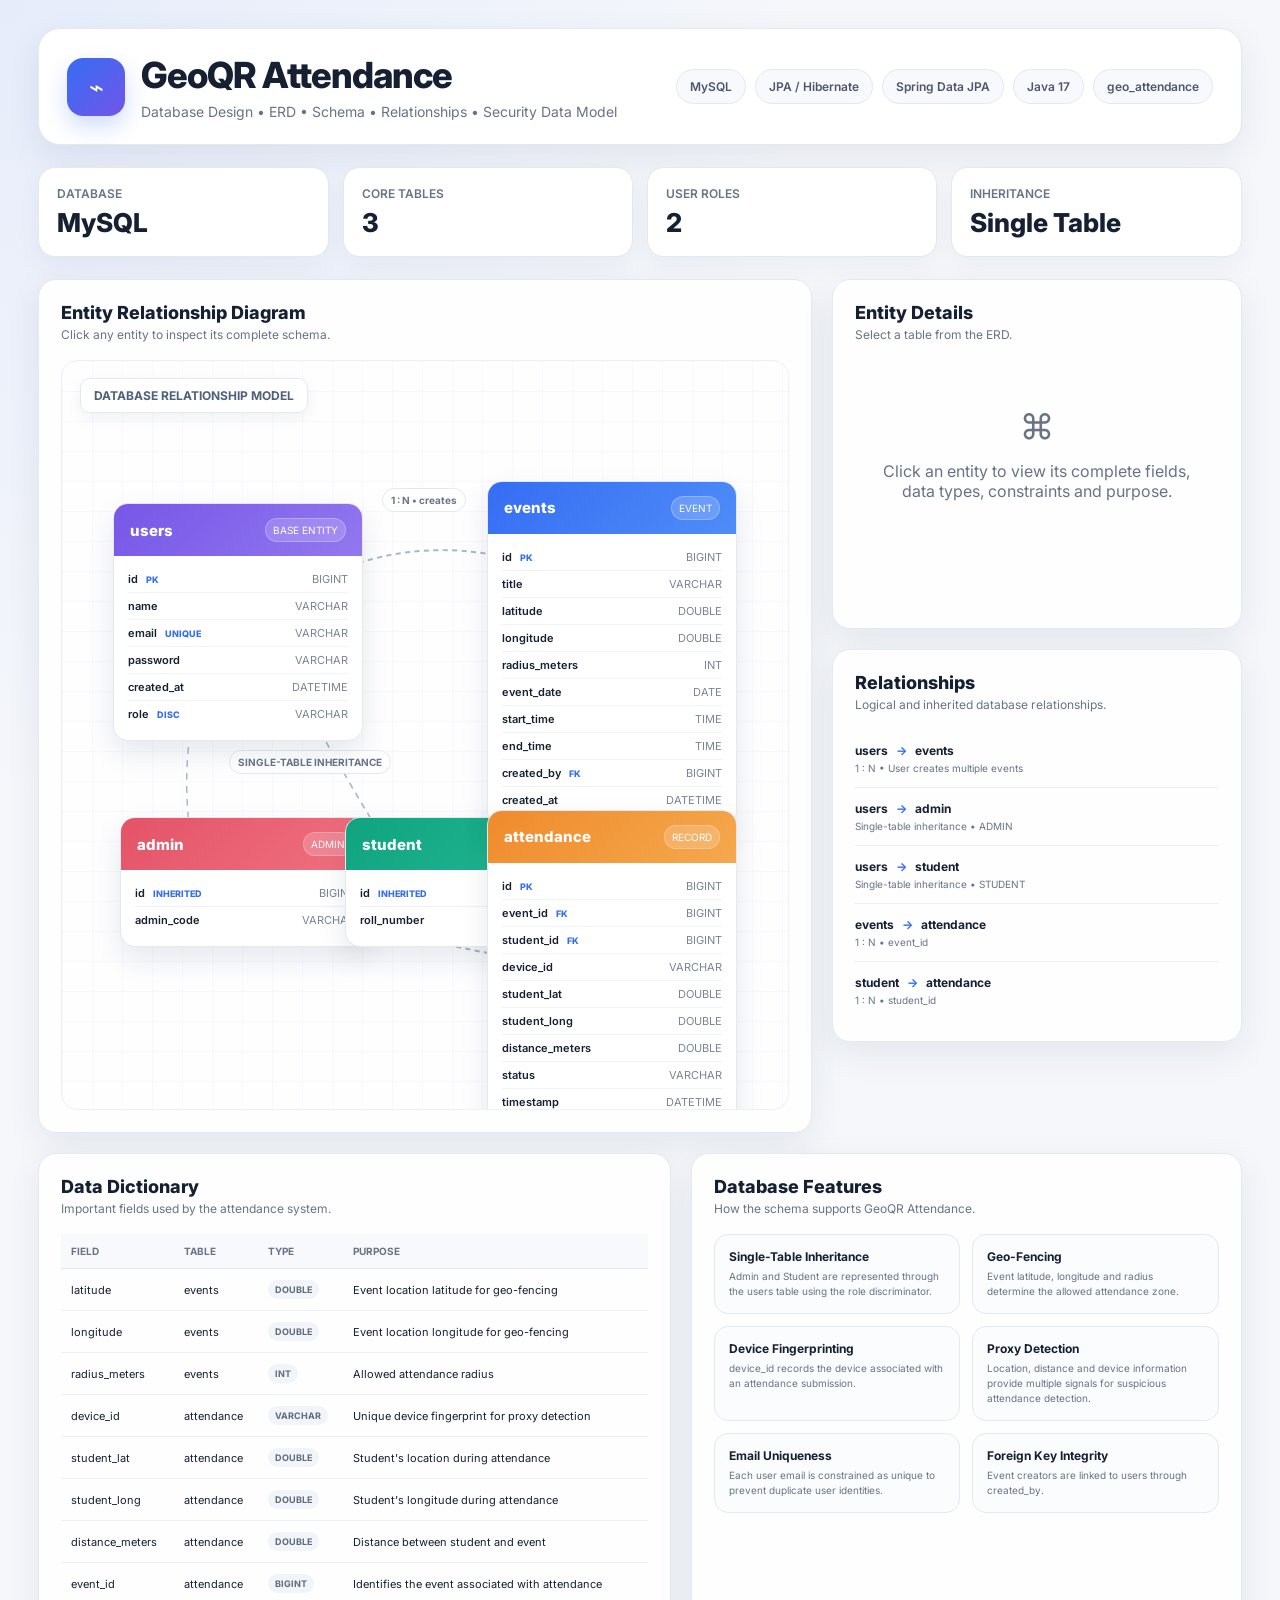
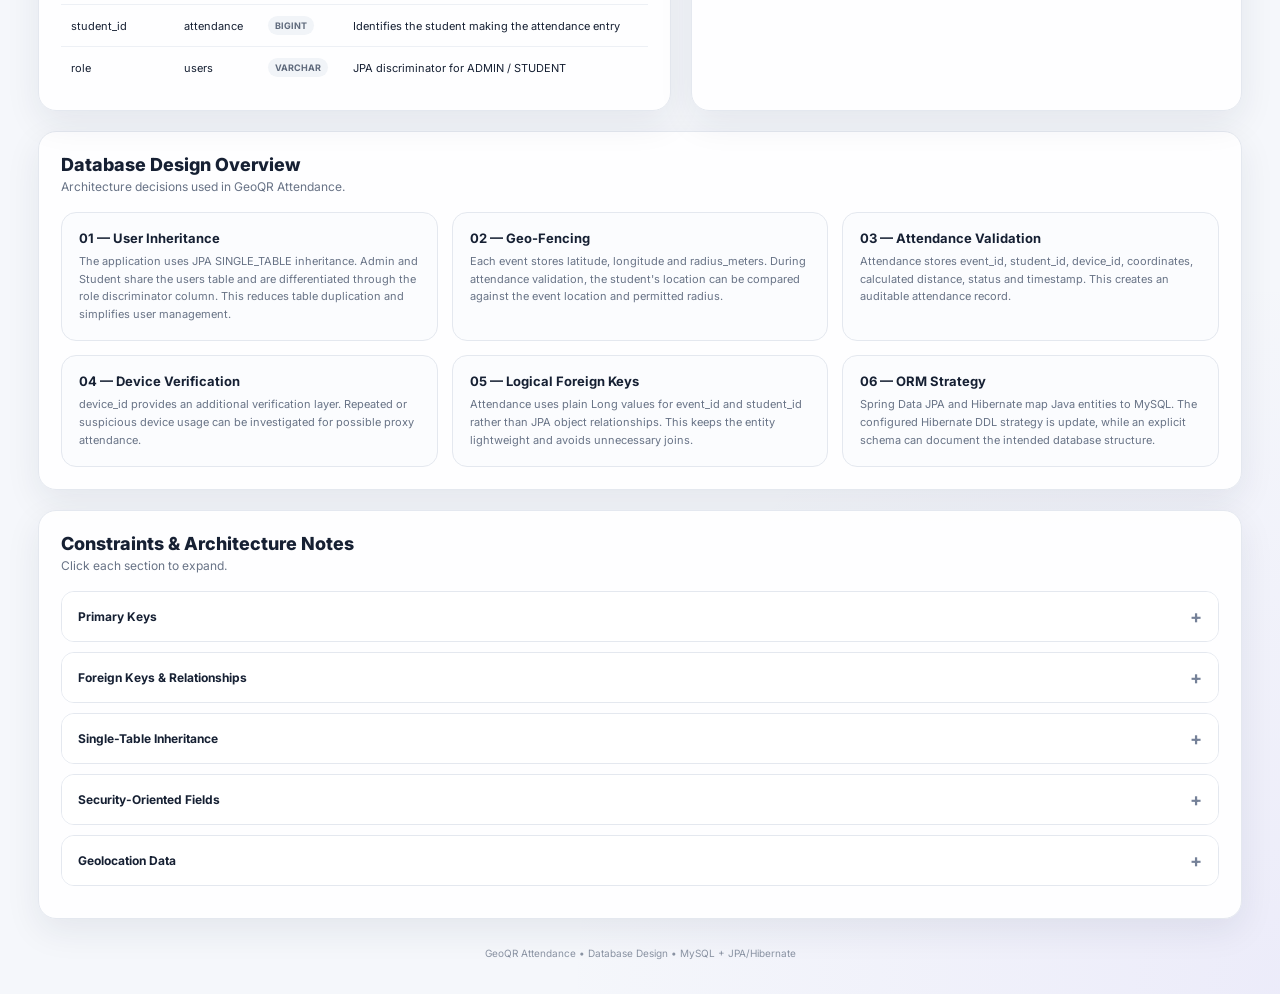
<file: docs/database-design.html>
<!DOCTYPE html>
<html lang="en">
<head>
    <meta charset="UTF-8">
    <meta name="viewport" content="width=device-width, initial-scale=1.0">
    <title>GeoQR Attendance | Database Design</title>

    <link rel="preconnect" href="https://fonts.googleapis.com">
    <link rel="preconnect" href="https://fonts.gstatic.com" crossorigin>
    <link href="https://fonts.googleapis.com/css2?family=Inter:wght@400;500;600;700;800&display=swap" rel="stylesheet">

    <style>
        * {
            box-sizing: border-box;
            margin: 0;
            padding: 0;
        }

        :root {
            --bg: #f5f7fb;
            --card: #ffffff;
            --text: #162033;
            --muted: #687386;
            --border: #e4e8ef;
            --blue: #356df3;
            --blue-soft: #eef4ff;
            --purple: #7657e8;
            --purple-soft: #f2efff;
            --green: #0fa37f;
            --green-soft: #eafaf5;
            --orange: #ef8b2c;
            --orange-soft: #fff5e9;
            --red: #e45367;
            --red-soft: #fff0f2;
            --shadow: 0 12px 35px rgba(20, 35, 70, 0.08);
            --radius: 18px;
        }

        body {
            font-family: "Inter", sans-serif;
            background:
                radial-gradient(circle at top left, rgba(53, 109, 243, 0.08), transparent 28%),
                radial-gradient(circle at bottom right, rgba(118, 87, 232, 0.07), transparent 25%),
                var(--bg);
            color: var(--text);
            min-height: 100vh;
        }

        .container {
            width: min(1450px, 94%);
            margin: auto;
        }

        /* HEADER */

        .header {
            margin: 28px 0 22px;
            background: #ffffff;
            border: 1px solid var(--border);
            box-shadow: var(--shadow);
            border-radius: 22px;
            padding: 24px 28px;
            display: flex;
            justify-content: space-between;
            align-items: center;
            gap: 24px;
        }

        .brand {
            display: flex;
            align-items: center;
            gap: 16px;
        }

        .brand-icon {
            width: 58px;
            height: 58px;
            border-radius: 16px;
            background: linear-gradient(135deg, #356df3, #7255e9);
            display: grid;
            place-items: center;
            color: white;
            font-size: 25px;
            box-shadow: 0 10px 22px rgba(53, 109, 243, 0.24);
        }

        .title h1 {
            font-size: clamp(25px, 3vw, 36px);
            font-weight: 800;
            letter-spacing: -1px;
        }

        .title p {
            margin-top: 6px;
            color: var(--muted);
            font-size: 14px;
        }

        .tech-stack {
            display: flex;
            flex-wrap: wrap;
            justify-content: flex-end;
            gap: 9px;
        }

        .badge {
            padding: 9px 13px;
            border-radius: 999px;
            background: #f8f9fc;
            border: 1px solid var(--border);
            font-size: 12px;
            font-weight: 600;
            color: #4d576b;
        }

        /* TOP METRICS */

        .metrics {
            display: grid;
            grid-template-columns: repeat(4, 1fr);
            gap: 14px;
            margin-bottom: 22px;
        }

        .metric {
            background: white;
            border: 1px solid var(--border);
            border-radius: 17px;
            padding: 18px;
            box-shadow: 0 8px 25px rgba(20, 35, 70, 0.05);
        }

        .metric .label {
            color: var(--muted);
            font-size: 12px;
            font-weight: 600;
        }

        .metric .value {
            margin-top: 6px;
            font-size: 26px;
            font-weight: 800;
        }

        /* MAIN GRID */

        .main-grid {
            display: grid;
            grid-template-columns: minmax(0, 1.7fr) minmax(340px, 0.9fr);
            gap: 20px;
            align-items: start;
        }

        .panel {
            background: rgba(255, 255, 255, 0.93);
            border: 1px solid var(--border);
            border-radius: var(--radius);
            box-shadow: var(--shadow);
            padding: 22px;
        }

        .panel-header {
            display: flex;
            justify-content: space-between;
            align-items: center;
            gap: 15px;
            margin-bottom: 18px;
        }

        .panel-header h2 {
            font-size: 18px;
            font-weight: 800;
        }

        .panel-header p {
            margin-top: 4px;
            color: var(--muted);
            font-size: 12px;
        }

        /* ERD */

        .erd {
            position: relative;
            min-height: 750px;
            overflow: hidden;
            background:
                linear-gradient(rgba(53, 109, 243, 0.035) 1px, transparent 1px),
                linear-gradient(90deg, rgba(53, 109, 243, 0.035) 1px, transparent 1px);
            background-size: 30px 30px;
            border: 1px solid #edf0f6;
            border-radius: 16px;
        }

        .erd-title {
            position: absolute;
            top: 17px;
            left: 18px;
            z-index: 4;
            padding: 9px 13px;
            border-radius: 10px;
            background: white;
            border: 1px solid var(--border);
            box-shadow: 0 5px 15px rgba(20, 35, 70, 0.06);
            font-size: 12px;
            font-weight: 700;
            color: #506079;
        }

        .entity {
            position: absolute;
            background: white;
            border-radius: 15px;
            border: 1px solid var(--border);
            box-shadow: 0 12px 28px rgba(20, 35, 70, 0.10);
            width: 250px;
            overflow: hidden;
            cursor: pointer;
            transition: 0.25s ease;
            z-index: 3;
        }

        .entity:hover {
            transform: translateY(-4px);
            box-shadow: 0 17px 34px rgba(20, 35, 70, 0.14);
        }

        .entity.active {
            transform: translateY(-4px);
            box-shadow: 0 0 0 3px rgba(53, 109, 243, 0.15), 0 17px 34px rgba(20, 35, 70, 0.14);
        }

        .entity-head {
            padding: 14px 16px;
            color: white;
            display: flex;
            justify-content: space-between;
            align-items: center;
        }

        .entity-head .name {
            font-size: 15px;
            font-weight: 800;
        }

        .entity-head .tag {
            font-size: 10px;
            background: rgba(255,255,255,0.18);
            border: 1px solid rgba(255,255,255,0.25);
            padding: 5px 7px;
            border-radius: 999px;
        }

        .user .entity-head {
            background: linear-gradient(135deg, #7657e8, #9278ef);
        }

        .event .entity-head {
            background: linear-gradient(135deg, #356df3, #4f8df8);
        }

        .attendance .entity-head {
            background: linear-gradient(135deg, #ef8b2c, #f5a84e);
        }

        .admin .entity-head {
            background: linear-gradient(135deg, #e45367, #ef7181);
        }

        .student .entity-head {
            background: linear-gradient(135deg, #0fa37f, #25ba95);
        }

        .columns {
            padding: 10px 14px 13px;
        }

        .column {
            display: flex;
            justify-content: space-between;
            align-items: center;
            gap: 10px;
            padding: 6px 0;
            font-size: 11px;
            border-bottom: 1px solid #f0f2f5;
        }

        .column:last-child {
            border-bottom: none;
        }

        .column-name {
            font-weight: 600;
        }

        .column-type {
            color: #7a8495;
            white-space: nowrap;
        }

        .key {
            color: #356df3;
            font-weight: 800;
            font-size: 9px;
            margin-left: 5px;
        }

        /* ENTITY POSITIONS */

        .users-box {
            left: 7%;
            top: 19%;
        }

        .admin-box {
            left: 8%;
            top: 61%;
        }

        .student-box {
            left: 39%;
            top: 61%;
        }

        .event-box {
            right: 7%;
            top: 16%;
        }

        .attendance-box {
            right: 7%;
            top: 60%;
        }

        /* SVG CONNECTIONS */

        .connections {
            position: absolute;
            inset: 0;
            width: 100%;
            height: 100%;
            z-index: 1;
            pointer-events: none;
        }

        .connection {
            fill: none;
            stroke: #aab5c8;
            stroke-width: 2;
            stroke-dasharray: 7 6;
            transition: 0.25s;
        }

        .connection.highlight {
            stroke: #356df3;
            stroke-width: 3;
            stroke-dasharray: none;
        }

        .relationship-label {
            position: absolute;
            font-size: 10px;
            font-weight: 700;
            color: #69758b;
            background: white;
            border: 1px solid var(--border);
            padding: 5px 8px;
            border-radius: 999px;
            z-index: 2;
            white-space: nowrap;
        }

        .creates-label {
            left: 44%;
            top: 17%;
        }

        .inheritance-label {
            left: 23%;
            top: 52%;
        }

        .event-attendance-label {
            right: 30%;
            top: 50%;
        }

        .student-attendance-label {
            left: 53%;
            top: 65%;
        }

        /* SIDE CONTENT */

        .side-column {
            display: flex;
            flex-direction: column;
            gap: 20px;
        }

        .entity-details {
            min-height: 350px;
        }

        .detail-placeholder {
            text-align: center;
            padding: 45px 25px;
            color: var(--muted);
        }

        .detail-placeholder .big-icon {
            font-size: 35px;
            margin-bottom: 14px;
        }

        .detail-card {
            display: none;
        }

        .detail-card.active {
            display: block;
        }

        .detail-card h3 {
            font-size: 18px;
            margin-bottom: 5px;
        }

        .detail-card .subtext {
            color: var(--muted);
            font-size: 12px;
            margin-bottom: 15px;
        }

        .schema-row {
            display: grid;
            grid-template-columns: 1.2fr 0.85fr 1fr;
            gap: 8px;
            padding: 10px 0;
            border-bottom: 1px solid #edf0f5;
            font-size: 11px;
        }

        .schema-row:last-child {
            border-bottom: none;
        }

        .schema-header {
            color: #8892a2;
            font-weight: 700;
            font-size: 10px;
        }

        .constraint {
            color: #59667a;
        }

        /* RELATIONSHIP LIST */

        .relationship {
            padding: 13px 0;
            border-bottom: 1px solid #edf0f5;
        }

        .relationship:last-child {
            border-bottom: none;
        }

        .relationship-main {
            display: flex;
            align-items: center;
            gap: 8px;
            font-size: 12px;
            font-weight: 700;
        }

        .arrow {
            color: var(--blue);
        }

        .relationship small {
            display: block;
            color: var(--muted);
            margin-top: 4px;
            font-size: 10px;
        }

        /* LOWER SECTION */

        .lower-grid {
            display: grid;
            grid-template-columns: 1.15fr 1fr;
            gap: 20px;
            margin-top: 20px;
        }

        .dictionary {
            overflow-x: auto;
        }

        table {
            width: 100%;
            border-collapse: collapse;
            min-width: 580px;
        }

        th {
            text-align: left;
            background: #f8f9fc;
            color: #687386;
            font-size: 10px;
            padding: 11px 10px;
            border-bottom: 1px solid var(--border);
        }

        td {
            padding: 11px 10px;
            border-bottom: 1px solid #edf0f5;
            font-size: 11px;
        }

        tr:last-child td {
            border-bottom: none;
        }

        .pill {
            display: inline-block;
            padding: 4px 7px;
            border-radius: 999px;
            background: #f1f4f8;
            color: #5f6a7c;
            font-size: 9px;
            font-weight: 700;
        }

        /* FEATURES */

        .features {
            display: grid;
            grid-template-columns: repeat(2, 1fr);
            gap: 12px;
        }

        .feature {
            border: 1px solid var(--border);
            border-radius: 14px;
            padding: 14px;
            background: #fbfcfe;
        }

        .feature h4 {
            font-size: 12px;
            margin-bottom: 5px;
        }

        .feature p {
            font-size: 10px;
            line-height: 1.5;
            color: var(--muted);
        }

        /* OVERVIEW */

        .overview {
            margin-top: 20px;
        }

        .overview-grid {
            display: grid;
            grid-template-columns: repeat(3, 1fr);
            gap: 14px;
        }

        .overview-box {
            padding: 17px;
            border-radius: 15px;
            background: #fbfcfe;
            border: 1px solid var(--border);
        }

        .overview-box h4 {
            font-size: 13px;
            margin-bottom: 7px;
        }

        .overview-box p {
            font-size: 11px;
            line-height: 1.6;
            color: var(--muted);
        }

        /* SCHEMA ACCORDION */

        .accordion {
            margin-top: 20px;
        }

        .accordion-item {
            border: 1px solid var(--border);
            border-radius: 13px;
            margin-bottom: 10px;
            overflow: hidden;
            background: white;
        }

        .accordion-button {
            width: 100%;
            border: none;
            background: white;
            padding: 14px 16px;
            display: flex;
            justify-content: space-between;
            align-items: center;
            cursor: pointer;
            font-family: inherit;
            font-size: 12px;
            font-weight: 700;
            color: var(--text);
        }

        .accordion-button:hover {
            background: #fafbfe;
        }

        .accordion-content {
            max-height: 0;
            overflow: hidden;
            transition: max-height 0.3s ease;
        }

        .accordion-content-inner {
            padding: 0 16px 15px;
            color: var(--muted);
            line-height: 1.65;
            font-size: 11px;
        }

        .accordion-item.open .accordion-content {
            max-height: 400px;
        }

        .plus {
            font-size: 18px;
            color: #758198;
            transition: transform 0.3s;
        }

        .accordion-item.open .plus {
            transform: rotate(45deg);
        }

        /* FOOTER */

        .footer {
            text-align: center;
            color: #8992a2;
            font-size: 10px;
            padding: 28px 0 35px;
        }

        /* RESPONSIVE */

        @media (max-width: 1100px) {
            .main-grid {
                grid-template-columns: 1fr;
            }

            .side-column {
                display: grid;
                grid-template-columns: 1fr 1fr;
            }

            .lower-grid {
                grid-template-columns: 1fr;
            }
        }

        @media (max-width: 800px) {
            .header {
                flex-direction: column;
                align-items: flex-start;
            }

            .tech-stack {
                justify-content: flex-start;
            }

            .metrics {
                grid-template-columns: repeat(2, 1fr);
            }

            .erd {
                min-height: 1050px;
            }

            .entity {
                width: 230px;
            }

            .users-box {
                left: 50%;
                transform: translateX(-50%);
            }

            .admin-box {
                left: 8%;
                top: 57%;
            }

            .student-box {
                right: 8%;
                left: auto;
                top: 57%;
            }

            .event-box {
                right: auto;
                left: 50%;
                transform: translateX(-50%);
                top: 32%;
            }

            .attendance-box {
                right: auto;
                left: 50%;
                transform: translateX(-50%);
                top: 80%;
            }

            .side-column {
                grid-template-columns: 1fr;
            }

            .overview-grid {
                grid-template-columns: 1fr;
            }
        }

        @media (max-width: 560px) {
            .metrics {
                grid-template-columns: 1fr;
            }

            .features {
                grid-template-columns: 1fr;
            }

            .entity {
                width: 210px;
            }

            .admin-box,
            .student-box {
                position: relative;
                left: auto;
                right: auto;
                top: auto;
            }

            .erd {
                min-height: 1250px;
                padding-top: 20px;
            }
        }
    </style>
</head>

<body>

<div class="container">

    <!-- HEADER -->
    <header class="header">
        <div class="brand">
            <div class="brand-icon">⌁</div>

            <div class="title">
                <h1>GeoQR Attendance</h1>
                <p>Database Design • ERD • Schema • Relationships • Security Data Model</p>
            </div>
        </div>

        <div class="tech-stack">
            <span class="badge">MySQL</span>
            <span class="badge">JPA / Hibernate</span>
            <span class="badge">Spring Data JPA</span>
            <span class="badge">Java 17</span>
            <span class="badge">geo_attendance</span>
        </div>
    </header>

    <!-- METRICS -->
    <section class="metrics">

        <div class="metric">
            <div class="label">DATABASE</div>
            <div class="value">MySQL</div>
        </div>

        <div class="metric">
            <div class="label">CORE TABLES</div>
            <div class="value">3</div>
        </div>

        <div class="metric">
            <div class="label">USER ROLES</div>
            <div class="value">2</div>
        </div>

        <div class="metric">
            <div class="label">INHERITANCE</div>
            <div class="value">Single Table</div>
        </div>

    </section>

    <!-- MAIN -->
    <section class="main-grid">

        <!-- ERD PANEL -->
        <div class="panel">

            <div class="panel-header">
                <div>
                    <h2>Entity Relationship Diagram</h2>
                    <p>Click any entity to inspect its complete schema.</p>
                </div>
            </div>

            <div class="erd">

                <div class="erd-title">
                    DATABASE RELATIONSHIP MODEL
                </div>

                <!-- SVG RELATIONSHIPS -->
                <svg class="connections" viewBox="0 0 1000 750" preserveAspectRatio="none">

                    <!-- USER -> EVENT -->
                    <path id="lineUserEvent"
                          class="connection"
                          d="M 310 235 C 440 180, 560 175, 715 220" />

                    <!-- USER -> ADMIN -->
                    <path id="lineUserAdmin"
                          class="connection"
                          d="M 200 300 C 160 390, 170 455, 185 510" />

                    <!-- USER -> STUDENT -->
                    <path id="lineUserStudent"
                          class="connection"
                          d="M 300 300 C 370 390, 420 455, 470 510" />

                    <!-- EVENT -> ATTENDANCE -->
                    <path id="lineEventAttendance"
                          class="connection"
                          d="M 790 335 C 820 400, 820 470, 790 540" />

                    <!-- STUDENT -> ATTENDANCE -->
                    <path id="lineStudentAttendance"
                          class="connection"
                          d="M 530 585 C 620 600, 690 605, 760 600" />

                </svg>

                <!-- RELATIONSHIP LABELS -->
                <div class="relationship-label creates-label">
                    1 : N • creates
                </div>

                <div class="relationship-label inheritance-label">
                    SINGLE-TABLE INHERITANCE
                </div>

                <div class="relationship-label event-attendance-label">
                    1 : N • event
                </div>

                <div class="relationship-label student-attendance-label">
                    1 : N • student
                </div>


                <!-- USERS -->
                <div class="entity user users-box"
                     data-entity="users"
                     onclick="showEntity('users')">

                    <div class="entity-head">
                        <span class="name">users</span>
                        <span class="tag">BASE ENTITY</span>
                    </div>

                    <div class="columns">

                        <div class="column">
                            <span class="column-name">id <span class="key">PK</span></span>
                            <span class="column-type">BIGINT</span>
                        </div>

                        <div class="column">
                            <span class="column-name">name</span>
                            <span class="column-type">VARCHAR</span>
                        </div>

                        <div class="column">
                            <span class="column-name">email <span class="key">UNIQUE</span></span>
                            <span class="column-type">VARCHAR</span>
                        </div>

                        <div class="column">
                            <span class="column-name">password</span>
                            <span class="column-type">VARCHAR</span>
                        </div>

                        <div class="column">
                            <span class="column-name">created_at</span>
                            <span class="column-type">DATETIME</span>
                        </div>

                        <div class="column">
                            <span class="column-name">role <span class="key">DISC</span></span>
                            <span class="column-type">VARCHAR</span>
                        </div>

                    </div>
                </div>


                <!-- ADMIN -->
                <div class="entity admin admin-box"
                     data-entity="admin"
                     onclick="showEntity('admin')">

                    <div class="entity-head">
                        <span class="name">admin</span>
                        <span class="tag">ADMIN</span>
                    </div>

                    <div class="columns">

                        <div class="column">
                            <span class="column-name">id <span class="key">INHERITED</span></span>
                            <span class="column-type">BIGINT</span>
                        </div>

                        <div class="column">
                            <span class="column-name">admin_code</span>
                            <span class="column-type">VARCHAR</span>
                        </div>

                    </div>
                </div>


                <!-- STUDENT -->
                <div class="entity student student-box"
                     data-entity="student"
                     onclick="showEntity('student')">

                    <div class="entity-head">
                        <span class="name">student</span>
                        <span class="tag">STUDENT</span>
                    </div>

                    <div class="columns">

                        <div class="column">
                            <span class="column-name">id <span class="key">INHERITED</span></span>
                            <span class="column-type">BIGINT</span>
                        </div>

                        <div class="column">
                            <span class="column-name">roll_number</span>
                            <span class="column-type">VARCHAR</span>
                        </div>

                    </div>
                </div>


                <!-- EVENT -->
                <div class="entity event event-box"
                     data-entity="events"
                     onclick="showEntity('events')">

                    <div class="entity-head">
                        <span class="name">events</span>
                        <span class="tag">EVENT</span>
                    </div>

                    <div class="columns">

                        <div class="column">
                            <span class="column-name">id <span class="key">PK</span></span>
                            <span class="column-type">BIGINT</span>
                        </div>

                        <div class="column">
                            <span class="column-name">title</span>
                            <span class="column-type">VARCHAR</span>
                        </div>

                        <div class="column">
                            <span class="column-name">latitude</span>
                            <span class="column-type">DOUBLE</span>
                        </div>

                        <div class="column">
                            <span class="column-name">longitude</span>
                            <span class="column-type">DOUBLE</span>
                        </div>

                        <div class="column">
                            <span class="column-name">radius_meters</span>
                            <span class="column-type">INT</span>
                        </div>

                        <div class="column">
                            <span class="column-name">event_date</span>
                            <span class="column-type">DATE</span>
                        </div>

                        <div class="column">
                            <span class="column-name">start_time</span>
                            <span class="column-type">TIME</span>
                        </div>

                        <div class="column">
                            <span class="column-name">end_time</span>
                            <span class="column-type">TIME</span>
                        </div>

                        <div class="column">
                            <span class="column-name">created_by <span class="key">FK</span></span>
                            <span class="column-type">BIGINT</span>
                        </div>

                        <div class="column">
                            <span class="column-name">created_at</span>
                            <span class="column-type">DATETIME</span>
                        </div>

                    </div>
                </div>


                <!-- ATTENDANCE -->
                <div class="entity attendance attendance-box"
                     data-entity="attendance"
                     onclick="showEntity('attendance')">

                    <div class="entity-head">
                        <span class="name">attendance</span>
                        <span class="tag">RECORD</span>
                    </div>

                    <div class="columns">

                        <div class="column">
                            <span class="column-name">id <span class="key">PK</span></span>
                            <span class="column-type">BIGINT</span>
                        </div>

                        <div class="column">
                            <span class="column-name">event_id <span class="key">FK</span></span>
                            <span class="column-type">BIGINT</span>
                        </div>

                        <div class="column">
                            <span class="column-name">student_id <span class="key">FK</span></span>
                            <span class="column-type">BIGINT</span>
                        </div>

                        <div class="column">
                            <span class="column-name">device_id</span>
                            <span class="column-type">VARCHAR</span>
                        </div>

                        <div class="column">
                            <span class="column-name">student_lat</span>
                            <span class="column-type">DOUBLE</span>
                        </div>

                        <div class="column">
                            <span class="column-name">student_long</span>
                            <span class="column-type">DOUBLE</span>
                        </div>

                        <div class="column">
                            <span class="column-name">distance_meters</span>
                            <span class="column-type">DOUBLE</span>
                        </div>

                        <div class="column">
                            <span class="column-name">status</span>
                            <span class="column-type">VARCHAR</span>
                        </div>

                        <div class="column">
                            <span class="column-name">timestamp</span>
                            <span class="column-type">DATETIME</span>
                        </div>

                    </div>
                </div>

            </div>
        </div>


        <!-- SIDE -->
        <div class="side-column">

            <!-- DETAILS -->
            <div class="panel entity-details">

                <div class="panel-header">
                    <div>
                        <h2>Entity Details</h2>
                        <p>Select a table from the ERD.</p>
                    </div>
                </div>

                <div id="detailPlaceholder" class="detail-placeholder">
                    <div class="big-icon">⌘</div>
                    <p>
                        Click an entity to view its complete fields,
                        data types, constraints and purpose.
                    </p>
                </div>


                <!-- USERS DETAILS -->

                <div class="detail-card" id="details-users">

                    <h3>users</h3>

                    <div class="subtext">
                        Base entity using SINGLE_TABLE inheritance.
                    </div>

                    <div class="schema-row schema-header">
                        <span>FIELD</span>
                        <span>TYPE</span>
                        <span>CONSTRAINT</span>
                    </div>

                    <div class="schema-row">
                        <span>id</span>
                        <span>Long</span>
                        <span>PK • Identity</span>
                    </div>

                    <div class="schema-row">
                        <span>name</span>
                        <span>String</span>
                        <span>NOT NULL</span>
                    </div>

                    <div class="schema-row">
                        <span>email</span>
                        <span>String</span>
                        <span>UNIQUE • NOT NULL</span>
                    </div>

                    <div class="schema-row">
                        <span>password</span>
                        <span>String</span>
                        <span>NOT NULL</span>
                    </div>

                    <div class="schema-row">
                        <span>created_at</span>
                        <span>LocalDateTime</span>
                        <span>Default now()</span>
                    </div>

                    <div class="schema-row">
                        <span>role</span>
                        <span>String</span>
                        <span>Discriminator</span>
                    </div>

                </div>


                <!-- ADMIN -->

                <div class="detail-card" id="details-admin">

                    <h3>admin</h3>

                    <div class="subtext">
                        User subclass with discriminator value "ADMIN".
                    </div>

                    <div class="schema-row schema-header">
                        <span>FIELD</span>
                        <span>TYPE</span>
                        <span>CONSTRAINT</span>
                    </div>

                    <div class="schema-row">
                        <span>id</span>
                        <span>Long</span>
                        <span>Inherited PK</span>
                    </div>

                    <div class="schema-row">
                        <span>adminCode</span>
                        <span>String</span>
                        <span>admin_code</span>
                    </div>

                </div>


                <!-- STUDENT -->

                <div class="detail-card" id="details-student">

                    <h3>student</h3>

                    <div class="subtext">
                        User subclass with discriminator value "STUDENT".
                    </div>

                    <div class="schema-row schema-header">
                        <span>FIELD</span>
                        <span>TYPE</span>
                        <span>CONSTRAINT</span>
                    </div>

                    <div class="schema-row">
                        <span>id</span>
                        <span>Long</span>
                        <span>Inherited PK</span>
                    </div>

                    <div class="schema-row">
                        <span>rollNumber</span>
                        <span>String</span>
                        <span>roll_number</span>
                    </div>

                </div>


                <!-- EVENTS -->

                <div class="detail-card" id="details-events">

                    <h3>events</h3>

                    <div class="subtext">
                        Stores event metadata, geofencing and creator information.
                    </div>

                    <div class="schema-row schema-header">
                        <span>FIELD</span>
                        <span>TYPE</span>
                        <span>CONSTRAINT</span>
                    </div>

                    <div class="schema-row">
                        <span>id</span>
                        <span>Long</span>
                        <span>PK • Identity</span>
                    </div>

                    <div class="schema-row">
                        <span>title</span>
                        <span>String</span>
                        <span>NOT NULL</span>
                    </div>

                    <div class="schema-row">
                        <span>description</span>
                        <span>String</span>
                        <span>Nullable</span>
                    </div>

                    <div class="schema-row">
                        <span>latitude</span>
                        <span>Double</span>
                        <span>NOT NULL</span>
                    </div>

                    <div class="schema-row">
                        <span>longitude</span>
                        <span>Double</span>
                        <span>NOT NULL</span>
                    </div>

                    <div class="schema-row">
                        <span>radius_meters</span>
                        <span>Integer</span>
                        <span>Default 50</span>
                    </div>

                    <div class="schema-row">
                        <span>event_date</span>
                        <span>LocalDate</span>
                        <span>Nullable</span>
                    </div>

                    <div class="schema-row">
                        <span>start_time</span>
                        <span>LocalTime</span>
                        <span>Nullable</span>
                    </div>

                    <div class="schema-row">
                        <span>end_time</span>
                        <span>LocalTime</span>
                        <span>Nullable</span>
                    </div>

                    <div class="schema-row">
                        <span>created_by</span>
                        <span>User</span>
                        <span>FK → users.id</span>
                    </div>

                    <div class="schema-row">
                        <span>created_at</span>
                        <span>LocalDateTime</span>
                        <span>Default now()</span>
                    </div>

                </div>


                <!-- ATTENDANCE -->

                <div class="detail-card" id="details-attendance">

                    <h3>attendance</h3>

                    <div class="subtext">
                        Stores validated attendance submissions.
                    </div>

                    <div class="schema-row schema-header">
                        <span>FIELD</span>
                        <span>TYPE</span>
                        <span>CONSTRAINT</span>
                    </div>

                    <div class="schema-row">
                        <span>id</span>
                        <span>Long</span>
                        <span>PK • Identity</span>
                    </div>

                    <div class="schema-row">
                        <span>event_id</span>
                        <span>Long</span>
                        <span>NOT NULL</span>
                    </div>

                    <div class="schema-row">
                        <span>student_id</span>
                        <span>Long</span>
                        <span>NOT NULL</span>
                    </div>

                    <div class="schema-row">
                        <span>device_id</span>
                        <span>String</span>
                        <span>NOT NULL</span>
                    </div>

                    <div class="schema-row">
                        <span>student_lat</span>
                        <span>Double</span>
                        <span>Nullable</span>
                    </div>

                    <div class="schema-row">
                        <span>student_long</span>
                        <span>Double</span>
                        <span>Nullable</span>
                    </div>

                    <div class="schema-row">
                        <span>distance_meters</span>
                        <span>Double</span>
                        <span>Nullable</span>
                    </div>

                    <div class="schema-row">
                        <span>status</span>
                        <span>String</span>
                        <span>Default PRESENT</span>
                    </div>

                    <div class="schema-row">
                        <span>timestamp</span>
                        <span>LocalDateTime</span>
                        <span>Default now()</span>
                    </div>

                </div>

            </div>


            <!-- RELATIONSHIPS -->

            <div class="panel">

                <div class="panel-header">
                    <div>
                        <h2>Relationships</h2>
                        <p>Logical and inherited database relationships.</p>
                    </div>
                </div>

                <div class="relationship">
                    <div class="relationship-main">
                        users
                        <span class="arrow">→</span>
                        events
                    </div>
                    <small>1 : N • User creates multiple events</small>
                </div>

                <div class="relationship">
                    <div class="relationship-main">
                        users
                        <span class="arrow">→</span>
                        admin
                    </div>
                    <small>Single-table inheritance • ADMIN</small>
                </div>

                <div class="relationship">
                    <div class="relationship-main">
                        users
                        <span class="arrow">→</span>
                        student
                    </div>
                    <small>Single-table inheritance • STUDENT</small>
                </div>

                <div class="relationship">
                    <div class="relationship-main">
                        events
                        <span class="arrow">→</span>
                        attendance
                    </div>
                    <small>1 : N • event_id</small>
                </div>

                <div class="relationship">
                    <div class="relationship-main">
                        student
                        <span class="arrow">→</span>
                        attendance
                    </div>
                    <small>1 : N • student_id</small>
                </div>

            </div>

        </div>
    </section>


    <!-- LOWER GRID -->

    <section class="lower-grid">

        <!-- DATA DICTIONARY -->

        <div class="panel dictionary">

            <div class="panel-header">
                <div>
                    <h2>Data Dictionary</h2>
                    <p>Important fields used by the attendance system.</p>
                </div>
            </div>

            <table>

                <thead>
                    <tr>
                        <th>FIELD</th>
                        <th>TABLE</th>
                        <th>TYPE</th>
                        <th>PURPOSE</th>
                    </tr>
                </thead>

                <tbody>

                    <tr>
                        <td>latitude</td>
                        <td>events</td>
                        <td><span class="pill">DOUBLE</span></td>
                        <td>Event location latitude for geo-fencing</td>
                    </tr>

                    <tr>
                        <td>longitude</td>
                        <td>events</td>
                        <td><span class="pill">DOUBLE</span></td>
                        <td>Event location longitude for geo-fencing</td>
                    </tr>

                    <tr>
                        <td>radius_meters</td>
                        <td>events</td>
                        <td><span class="pill">INT</span></td>
                        <td>Allowed attendance radius</td>
                    </tr>

                    <tr>
                        <td>device_id</td>
                        <td>attendance</td>
                        <td><span class="pill">VARCHAR</span></td>
                        <td>Unique device fingerprint for proxy detection</td>
                    </tr>

                    <tr>
                        <td>student_lat</td>
                        <td>attendance</td>
                        <td><span class="pill">DOUBLE</span></td>
                        <td>Student's location during attendance</td>
                    </tr>

                    <tr>
                        <td>student_long</td>
                        <td>attendance</td>
                        <td><span class="pill">DOUBLE</span></td>
                        <td>Student's longitude during attendance</td>
                    </tr>

                    <tr>
                        <td>distance_meters</td>
                        <td>attendance</td>
                        <td><span class="pill">DOUBLE</span></td>
                        <td>Distance between student and event</td>
                    </tr>

                    <tr>
                        <td>event_id</td>
                        <td>attendance</td>
                        <td><span class="pill">BIGINT</span></td>
                        <td>Identifies the event associated with attendance</td>
                    </tr>

                    <tr>
                        <td>student_id</td>
                        <td>attendance</td>
                        <td><span class="pill">BIGINT</span></td>
                        <td>Identifies the student making the attendance entry</td>
                    </tr>

                    <tr>
                        <td>role</td>
                        <td>users</td>
                        <td><span class="pill">VARCHAR</span></td>
                        <td>JPA discriminator for ADMIN / STUDENT</td>
                    </tr>

                </tbody>

            </table>

        </div>


        <!-- FEATURES -->

        <div class="panel">

            <div class="panel-header">
                <div>
                    <h2>Database Features</h2>
                    <p>How the schema supports GeoQR Attendance.</p>
                </div>
            </div>

            <div class="features">

                <div class="feature">
                    <h4>Single-Table Inheritance</h4>
                    <p>
                        Admin and Student are represented through the
                        users table using the role discriminator.
                    </p>
                </div>

                <div class="feature">
                    <h4>Geo-Fencing</h4>
                    <p>
                        Event latitude, longitude and radius determine
                        the allowed attendance zone.
                    </p>
                </div>

                <div class="feature">
                    <h4>Device Fingerprinting</h4>
                    <p>
                        device_id records the device associated with
                        an attendance submission.
                    </p>
                </div>

                <div class="feature">
                    <h4>Proxy Detection</h4>
                    <p>
                        Location, distance and device information provide
                        multiple signals for suspicious attendance detection.
                    </p>
                </div>

                <div class="feature">
                    <h4>Email Uniqueness</h4>
                    <p>
                        Each user email is constrained as unique to
                        prevent duplicate user identities.
                    </p>
                </div>

                <div class="feature">
                    <h4>Foreign Key Integrity</h4>
                    <p>
                        Event creators are linked to users through
                        created_by.
                    </p>
                </div>

            </div>

        </div>

    </section>


    <!-- DESIGN OVERVIEW -->

    <section class="panel overview">

        <div class="panel-header">
            <div>
                <h2>Database Design Overview</h2>
                <p>Architecture decisions used in GeoQR Attendance.</p>
            </div>
        </div>

        <div class="overview-grid">

            <div class="overview-box">
                <h4>01 — User Inheritance</h4>
                <p>
                    The application uses JPA SINGLE_TABLE inheritance.
                    Admin and Student share the users table and are
                    differentiated through the role discriminator column.
                    This reduces table duplication and simplifies user management.
                </p>
            </div>

            <div class="overview-box">
                <h4>02 — Geo-Fencing</h4>
                <p>
                    Each event stores latitude, longitude and radius_meters.
                    During attendance validation, the student's location can
                    be compared against the event location and permitted radius.
                </p>
            </div>

            <div class="overview-box">
                <h4>03 — Attendance Validation</h4>
                <p>
                    Attendance stores event_id, student_id, device_id,
                    coordinates, calculated distance, status and timestamp.
                    This creates an auditable attendance record.
                </p>
            </div>

            <div class="overview-box">
                <h4>04 — Device Verification</h4>
                <p>
                    device_id provides an additional verification layer.
                    Repeated or suspicious device usage can be investigated
                    for possible proxy attendance.
                </p>
            </div>

            <div class="overview-box">
                <h4>05 — Logical Foreign Keys</h4>
                <p>
                    Attendance uses plain Long values for event_id and
                    student_id rather than JPA object relationships.
                    This keeps the entity lightweight and avoids unnecessary joins.
                </p>
            </div>

            <div class="overview-box">
                <h4>06 — ORM Strategy</h4>
                <p>
                    Spring Data JPA and Hibernate map Java entities to MySQL.
                    The configured Hibernate DDL strategy is update, while an
                    explicit schema can document the intended database structure.
                </p>
            </div>

        </div>

    </section>


    <!-- CONSTRAINTS -->

    <section class="panel accordion">

        <div class="panel-header">
            <div>
                <h2>Constraints & Architecture Notes</h2>
                <p>Click each section to expand.</p>
            </div>
        </div>

        <div class="accordion-item">

            <button class="accordion-button">
                Primary Keys
                <span class="plus">+</span>
            </button>

            <div class="accordion-content">
                <div class="accordion-content-inner">
                    users.id, events.id and attendance.id are generated
                    using GenerationType.IDENTITY and act as the primary
                    identifiers for their respective records.
                </div>
            </div>

        </div>


        <div class="accordion-item">

            <button class="accordion-button">
                Foreign Keys & Relationships
                <span class="plus">+</span>
            </button>

            <div class="accordion-content">
                <div class="accordion-content-inner">
                    events.created_by references users.id.
                    Attendance stores event_id and student_id as Long values,
                    representing logical many-to-one relationships with Events
                    and Students respectively.
                </div>
            </div>

        </div>


        <div class="accordion-item">

            <button class="accordion-button">
                Single-Table Inheritance
                <span class="plus">+</span>
            </button>

            <div class="accordion-content">
                <div class="accordion-content-inner">
                    User is the base entity. Admin uses discriminator value
                    ADMIN and Student uses discriminator value STUDENT.
                    Both share the same users table.
                </div>
            </div>

        </div>


        <div class="accordion-item">

            <button class="accordion-button">
                Security-Oriented Fields
                <span class="plus">+</span>
            </button>

            <div class="accordion-content">
                <div class="accordion-content-inner">
                    email provides unique user identification.
                    password stores authentication information.
                    role enables role-specific access control.
                    device_id and geolocation fields support proxy-attendance detection.
                </div>
            </div>

        </div>


        <div class="accordion-item">

            <button class="accordion-button">
                Geolocation Data
                <span class="plus">+</span>
            </button>

            <div class="accordion-content">
                <div class="accordion-content-inner">
                    Events store the permitted geographical point through
                    latitude and longitude. radius_meters specifies the
                    allowed boundary. Attendance stores the student's latitude,
                    longitude and calculated distance_meters for verification.
                </div>
            </div>

        </div>

    </section>


    <footer class="footer">
        GeoQR Attendance • Database Design • MySQL + JPA/Hibernate
    </footer>

</div>


<script>

    /* ENTITY DETAIL SWITCHING */

    function showEntity(entityName) {

        document.querySelectorAll(".entity").forEach(entity => {
            entity.classList.remove("active");
        });

        const selected = document.querySelector(
            `[data-entity="${entityName}"]`
        );

        if (selected) {
            selected.classList.add("active");
        }

        document.querySelectorAll(".detail-card").forEach(card => {
            card.classList.remove("active");
        });

        const detail = document.getElementById(
            "details-" + entityName
        );

        if (detail) {
            detail.classList.add("active");
            document.getElementById("detailPlaceholder").style.display = "none";
        }

        highlightConnections(entityName);
    }


    /* CONNECTION HIGHLIGHTING */

    function highlightConnections(entityName) {

        document.querySelectorAll(".connection").forEach(line => {
            line.classList.remove("highlight");
        });

        if (entityName === "users") {
            document.getElementById("lineUserEvent")
                .classList.add("highlight");

            document.getElementById("lineUserAdmin")
                .classList.add("highlight");

            document.getElementById("lineUserStudent")
                .classList.add("highlight");
        }

        if (entityName === "admin") {
            document.getElementById("lineUserAdmin")
                .classList.add("highlight");
        }

        if (entityName === "student") {
            document.getElementById("lineUserStudent")
                .classList.add("highlight");

            document.getElementById("lineStudentAttendance")
                .classList.add("highlight");
        }

        if (entityName === "events") {
            document.getElementById("lineUserEvent")
                .classList.add("highlight");

            document.getElementById("lineEventAttendance")
                .classList.add("highlight");
        }

        if (entityName === "attendance") {
            document.getElementById("lineEventAttendance")
                .classList.add("highlight");

            document.getElementById("lineStudentAttendance")
                .classList.add("highlight");
        }
    }


    /* ACCORDION */

    document.querySelectorAll(".accordion-button").forEach(button => {

        button.addEventListener("click", () => {

            const item = button.parentElement;

            const isOpen = item.classList.contains("open");

            document.querySelectorAll(".accordion-item")
                .forEach(other => {
                    other.classList.remove("open");
                });

            if (!isOpen) {
                item.classList.add("open");
            }

        });

    });

</script>

</body>
</html>
</file>
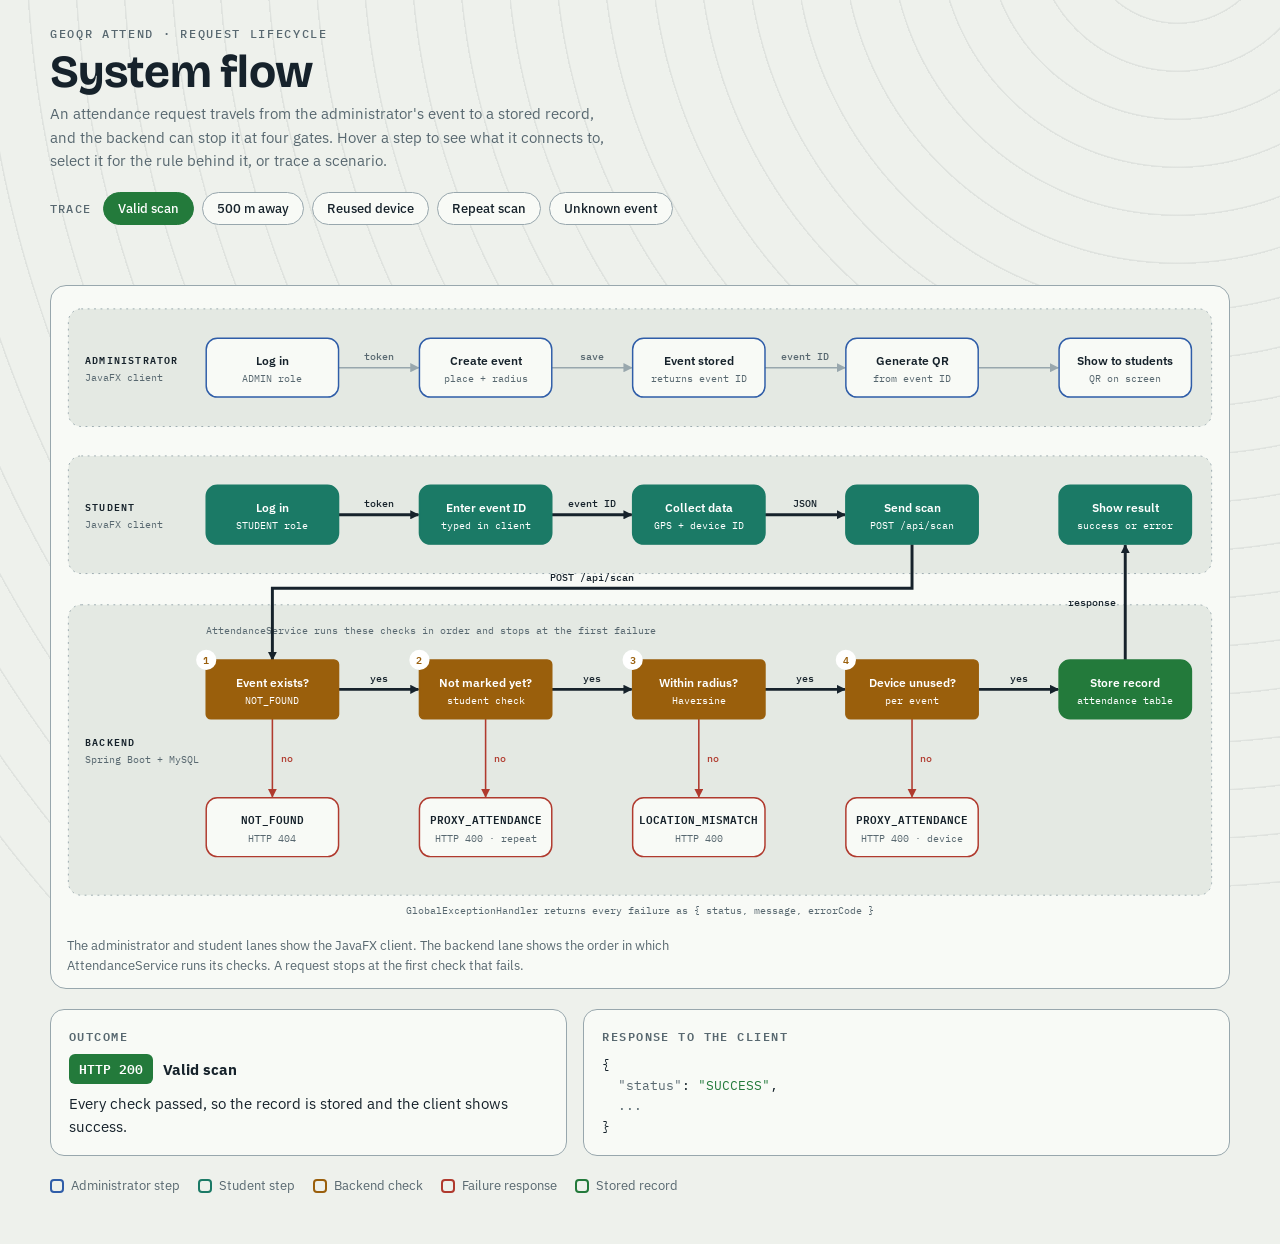
<file: docs/system-flow-diagram.html>
<!DOCTYPE html>
<html lang="en">
<head>
<meta charset="utf-8">
<meta name="viewport" content="width=device-width, initial-scale=1">
<title>GeoQR System Flow</title>
<link rel="preconnect" href="https://fonts.googleapis.com">
<link rel="preconnect" href="https://fonts.gstatic.com" crossorigin>
<link rel="stylesheet" href="https://fonts.googleapis.com/css2?family=Bricolage+Grotesque:wght@600;700&family=IBM+Plex+Sans:wght@400;500;600&family=IBM+Plex+Mono:wght@400;500;600&display=swap">
<style>
/* Layout concept: a survey-sheet page. Three swimlanes (administrator, student, backend) read left to right;
   the backend lane is the mechanism: four ordered gates, each with its own failure exit. */
:root{
  --bg:#EEF1EC; --surface:#F8FAF6; --ink:#16222B; --muted:#586870; --line:#98A7AD; --band:#E4E9E3;
  --admin:#2F5DA8; --admin-t:#DCE6F6; --student:#1B7A66; --student-t:#D3ECE4;
  --gate:#9A5F0C; --gate-t:#F6E6C6; --err:#B03A2E; --err-t:#F6DAD6; --ok:#237A3B; --ok-t:#D8EEDC;
  --on:#FFFFFF; --contour:rgba(22,34,43,.07); --shadow:0 12px 32px rgba(22,34,43,.18);
  --font-display:"Bricolage Grotesque","Segoe UI",system-ui,sans-serif;
  --font-body:"IBM Plex Sans","Segoe UI",system-ui,sans-serif;
  --font-mono:"IBM Plex Mono",ui-monospace,Consolas,monospace;
  color-scheme:light;
}
@media (prefers-color-scheme: dark){
  :root:not([data-theme="light"]){
    --bg:#0F171C; --surface:#16222A; --ink:#E6EEF0; --muted:#93A5AD; --line:#51656F; --band:#131E25;
    --admin:#85AAEA; --admin-t:#1B2C47; --student:#62D0B6; --student-t:#143A33;
    --gate:#EBB45C; --gate-t:#3A2C12; --err:#F2907F; --err-t:#40201B; --ok:#78D98E; --ok-t:#16361F;
    --on:#0F171C; --contour:rgba(230,238,240,.06); --shadow:0 12px 32px rgba(0,0,0,.55); color-scheme:dark;
  }
}
:root[data-theme="dark"]{
  --bg:#0F171C; --surface:#16222A; --ink:#E6EEF0; --muted:#93A5AD; --line:#51656F; --band:#131E25;
  --admin:#85AAEA; --admin-t:#1B2C47; --student:#62D0B6; --student-t:#143A33;
  --gate:#EBB45C; --gate-t:#3A2C12; --err:#F2907F; --err-t:#40201B; --ok:#78D98E; --ok-t:#16361F;
  --on:#0F171C; --contour:rgba(230,238,240,.06); --shadow:0 12px 32px rgba(0,0,0,.55); color-scheme:dark;
}
*{box-sizing:border-box}
body{margin:0}
body{
  background:var(--bg); color:var(--ink); font-family:var(--font-body); font-size:15px; line-height:1.55;
  padding-inline:16px; padding-block:28px 48px;
  background-image:repeating-radial-gradient(circle at 92% -8%, transparent 0 46px, var(--contour) 47px 48px);
  background-attachment:fixed;
}
.page{max-width:1180px; margin:0 auto; display:flex; flex-direction:column; gap:20px}
.eyebrow{margin:0; font:500 12px/1 var(--font-mono); letter-spacing:.14em; text-transform:uppercase; color:var(--muted)}
h1{margin:8px 0 6px; font:700 clamp(30px,5vw,46px)/1.05 var(--font-display); letter-spacing:-.015em; text-wrap:balance}
.lede{margin:0; max-width:62ch; color:var(--muted)}
.coords{font:500 12px var(--font-mono); color:var(--muted)}

.controls{display:flex; flex-wrap:wrap; gap:8px; align-items:center}
.controls .label{font:500 12px var(--font-mono); letter-spacing:.1em; text-transform:uppercase; color:var(--muted); margin-right:4px}
.chip{
  font:500 13px var(--font-body); color:var(--ink); background:var(--surface); border:1.5px solid var(--line);
  border-radius:999px; padding:7px 14px; cursor:pointer; transition:background .15s,border-color .15s,transform .15s;
}
.chip:hover{border-color:var(--ink); transform:translateY(-1px)}
.chip:focus-visible{outline:2px solid var(--ink); outline-offset:2px}
.chip[aria-pressed="true"]{background:var(--ink); color:var(--bg); border-color:var(--ink)}
.chip.bad[aria-pressed="true"]{background:var(--err); border-color:var(--err); color:var(--on)}
.chip.good[aria-pressed="true"]{background:var(--ok); border-color:var(--ok); color:var(--on)}
.live{margin:0; min-height:1.5em; font:500 13px var(--font-mono); color:var(--muted)}

.stagewrap{position:relative; background:var(--surface); border:1px solid var(--line); border-radius:16px; padding:10px}
.scroller{overflow-x:auto}
figure{margin:0; min-width:880px}
figcaption{font-size:13px; color:var(--muted); padding:8px 6px 2px; max-width:80ch}
svg{display:block; width:100%; height:auto}
.band{fill:var(--band); stroke:var(--line); stroke-width:1; stroke-dasharray:2 5}
.lane-t{font:600 11px var(--font-mono); letter-spacing:.12em; fill:var(--ink); text-transform:uppercase}
.lane-s{font:400 10.5px var(--font-mono); fill:var(--muted)}
.hint{font:400 10.5px var(--font-mono); fill:var(--muted)}

.n-admin{--c:var(--admin); --t:var(--admin-t)}
.n-student{--c:var(--student); --t:var(--student-t)}
.n-gate{--c:var(--gate); --t:var(--gate-t)}
.n-err{--c:var(--err); --t:var(--err-t)}
.n-ok{--c:var(--ok); --t:var(--ok-t)}
.node{cursor:pointer; outline:none; transition:opacity .2s}
.node .box{fill:var(--surface); stroke:var(--c); stroke-width:1.6; transition:fill .2s,stroke-width .2s}
.node .t1{font:600 13px var(--font-body); fill:var(--ink); text-anchor:middle}
.node .t2{font:400 10.5px var(--font-mono); fill:var(--muted); text-anchor:middle}
.node.err .t1{font:600 11.5px var(--font-mono)}
.node .num{fill:var(--c)}
.node .numt{font:600 11px var(--font-mono); fill:var(--on); text-anchor:middle}
.node:hover .box,.node:focus-visible .box{fill:var(--t); stroke-width:3}
.node:focus-visible .box{stroke:var(--ink)}
.node.on .box{fill:var(--c)}
.node.on .t1,.node.on .t2{fill:var(--on)}
.node.on .num{fill:var(--on)} .node.on .numt{fill:var(--c)}

.edge path{fill:none; stroke:var(--line); stroke-width:1.7; transition:stroke .2s,stroke-width .2s}
.edge.no path{stroke:var(--err)}
.edge text{font:500 10.5px var(--font-mono); fill:var(--muted)}
.edge.no text{fill:var(--err)}
.edge.on path{stroke:var(--ink); stroke-width:3.2}
.edge.on text{fill:var(--ink)}
.edge{transition:opacity .2s}
.mk-line{fill:var(--line)} .mk-err{fill:var(--err)} .mk-on{fill:var(--ink)}
.stage.focus .node:not(.hl),.stage.focus .edge:not(.hl){opacity:.28}

.pop{
  position:absolute; z-index:5; width:330px; max-width:calc(100% - 16px); background:var(--surface); color:var(--ink);
  border:1.5px solid var(--ink); border-radius:14px; box-shadow:var(--shadow); padding:16px 18px 14px;
  animation:pop .16s ease-out;
}
@keyframes pop{from{opacity:0; transform:translateY(6px) scale(.98)} to{opacity:1; transform:none}}
.pop h2{margin:0 24px 4px 0; font:700 18px/1.2 var(--font-display)}
.pop .kind{font:500 11px var(--font-mono); letter-spacing:.1em; text-transform:uppercase; color:var(--c)}
.pop p{margin:6px 0 10px; font-size:14px}
.pop dl{margin:0; display:grid; grid-template-columns:auto 1fr; gap:6px 12px; font-size:13px}
.pop dt{color:var(--muted); font:500 11px/1.9 var(--font-mono); text-transform:uppercase; letter-spacing:.06em}
.pop dd{margin:0; font-family:var(--font-mono); font-size:12.5px; overflow-wrap:anywhere}
.pop .x{position:absolute; top:8px; right:8px; width:30px; height:30px; border:0; background:transparent; color:var(--muted); font-size:20px; line-height:1; cursor:pointer; border-radius:8px}
.pop .x:hover{background:var(--band); color:var(--ink)}
.pop .x:focus-visible{outline:2px solid var(--ink)}

.result{display:grid; grid-template-columns:minmax(0,1fr) minmax(0,1.25fr); gap:16px}
.card{background:var(--surface); border:1px solid var(--line); border-radius:14px; padding:16px 18px; min-width:0}
.card h3{margin:0 0 8px; font:600 12px var(--font-mono); letter-spacing:.12em; text-transform:uppercase; color:var(--muted)}
.outcome{display:flex; align-items:center; gap:10px; flex-wrap:wrap}
.http{font:600 13px var(--font-mono); padding:4px 10px; border-radius:6px; background:var(--ok); color:var(--on)}
.http.err{background:var(--err)}
.card p{margin:8px 0 0}
pre{margin:0; font:400 12.5px/1.65 var(--font-mono); white-space:pre-wrap; overflow-wrap:anywhere}
.k{color:var(--muted)} .sv{color:var(--ok)} .ev{color:var(--err)}
.legend{display:flex; flex-wrap:wrap; gap:6px 18px; font-size:13px; color:var(--muted)}
.legend span{display:inline-flex; align-items:center; gap:7px}
.legend i{width:14px; height:14px; border-radius:4px; border:2px solid; display:inline-block}
@media (max-width:760px){
  .result{grid-template-columns:minmax(0,1fr)}
  .pop{position:fixed; left:8px; right:8px; bottom:8px; top:auto !important; width:auto; max-width:none}
}
@media (prefers-reduced-motion:reduce){ .pop{animation:none} .chip,.node,.edge{transition:none} }
</style>
</head>
<body>
<div class="page">
  <header>
    <p class="eyebrow">GeoQR Attend &middot; request lifecycle</p>
    <h1>System flow</h1>
    <p class="lede">An attendance request travels from the administrator's event to a stored record, and the backend can stop it at four gates. Hover a step to see what it connects to, select it for the rule behind it, or trace a scenario.</p>
  </header>

  <div class="controls" role="group" aria-label="Trace a scenario">
    <span class="label">Trace</span>
    <button class="chip good" data-s="valid" aria-pressed="true">Valid scan</button>
    <button class="chip bad" data-s="far" aria-pressed="false">500 m away</button>
    <button class="chip bad" data-s="device" aria-pressed="false">Reused device</button>
    <button class="chip bad" data-s="repeat" aria-pressed="false">Repeat scan</button>
    <button class="chip bad" data-s="unknown" aria-pressed="false">Unknown event</button>
  </div>
  <p class="live" id="live" aria-live="polite"></p>

  <div class="stagewrap" id="wrap">
    <div class="scroller">
      <figure>
        <svg id="svg" viewBox="0 40 1260 688" role="group" aria-label="Swimlane diagram of the GeoQR Attend system flow"></svg>
        <figcaption>The administrator and student lanes show the JavaFX client. The backend lane shows the order in which AttendanceService runs its checks. A request stops at the first check that fails.</figcaption>
      </figure>
    </div>
    <div class="pop" id="pop" role="dialog" aria-labelledby="pop-title" hidden></div>
  </div>

  <div class="result" id="result"></div>

  <div class="legend" aria-label="Legend">
    <span><i style="border-color:var(--admin)"></i>Administrator step</span>
    <span><i style="border-color:var(--student)"></i>Student step</span>
    <span><i style="border-color:var(--gate)"></i>Backend check</span>
    <span><i style="border-color:var(--err)"></i>Failure response</span>
    <span><i style="border-color:var(--ok)"></i>Stored record</span>
  </div>
</div>

<script>
(function(){
  var NS='http://www.w3.org/2000/svg';
  function el(tag,attrs,parent){var n=document.createElementNS(NS,tag);for(var k in attrs){n.setAttribute(k,attrs[k]);}if(parent)parent.appendChild(n);return n;}
  var svg=document.getElementById('svg'), wrap=document.getElementById('wrap'), pop=document.getElementById('pop');
  var live=document.getElementById('live'), result=document.getElementById('result');
  var reduce=window.matchMedia&&window.matchMedia('(prefers-reduced-motion: reduce)').matches;

  var W=144,H=64,COL=[230,462,694,926,1158];
  var Y={admin:118,student:278,gate:468,err:618};

  /* ---------- content ---------- */
  var N={
    a1:{x:0,y:'admin',k:'n-admin',t:'Log in',s:'ADMIN role',kind:'Administrator step',
      d:'The JavaFX client sends the administrator\'s email, password and role to the backend.',
      r:[['Request','POST /api/auth/login'],['Role','ADMIN'],['On failure','404 NOT_FOUND, "Invalid email or password"']]},
    a2:{x:1,y:'admin',k:'n-admin',t:'Create event',s:'place + radius',kind:'Administrator step',
      d:'The administrator enters the event details and where it takes place.',
      r:[['Fields','title, date, start and end time, latitude, longitude, radius'],['Default radius','50 meters']]},
    a3:{x:2,y:'admin',k:'n-admin',t:'Event stored',s:'returns event ID',kind:'Backend response',
      d:'The backend saves the event and returns its identifier to the client.',
      r:[['Table','events'],['Radius column','radius_meters'],['Returns','event identifier']]},
    a4:{x:3,y:'admin',k:'n-admin',t:'Generate QR',s:'from event ID',kind:'Administrator step',
      d:'The client turns the event identifier into a QR code.',
      r:[['Payload','event identifier'],['Built by','JavaFX client']]},
    a5:{x:4,y:'admin',k:'n-admin',t:'Show to students',s:'QR on screen',kind:'Administrator step',
      d:'The administrator displays the QR code so students can find the event identifier.',
      r:[['Next','students enter the event ID']]},
    s1:{x:0,y:'student',k:'n-student',t:'Log in',s:'STUDENT role',kind:'Student step',
      d:'The student signs in with the STUDENT role through the same login endpoint.',
      r:[['Request','POST /api/auth/login'],['Role','STUDENT'],['Wrong role','404 NOT_FOUND, "Invalid role selected"']]},
    s2:{x:1,y:'student',k:'n-student',t:'Enter event ID',s:'typed in client',kind:'Student step',
      d:'The student provides the event identifier shown by the administrator.',
      r:[['Input','event identifier']]},
    s3:{x:2,y:'student',k:'n-student',t:'Collect data',s:'GPS + device ID',kind:'Student step',
      d:'The client gathers the student\'s coordinates and the identifier of the device in use.',
      r:[['Fields','studentLat, studentLong, deviceId'],['Trust note','The backend measures distance from the coordinates it receives']]},
    s4:{x:3,y:'student',k:'n-student',t:'Send scan',s:'POST /api/scan',kind:'Student step',
      d:'The client posts one JSON body to the backend.',
      r:[['Request','POST /api/scan'],['Body','eventId, studentId, studentLat, studentLong, deviceId']]},
    s5:{x:4,y:'student',k:'n-student',t:'Show result',s:'success or error',kind:'Student step',
      d:'The client shows the backend\'s answer. Every error has the same shape, so one handler covers all of them.',
      r:[['Error shape','status, message, errorCode']]},
    g1:{x:0,y:'gate',k:'n-gate',n:1,t:'Event exists?',s:'NOT_FOUND',kind:'Check 1 of 4',
      d:'The backend looks up the event identifier from the request.',
      r:[['Exception','ResourceNotFoundException'],['Code','NOT_FOUND, HTTP 404'],['Tested','event 99999 was rejected']]},
    g2:{x:1,y:'gate',k:'n-gate',n:2,t:'Not marked yet?',s:'student check',kind:'Check 2 of 4',
      d:'The backend checks whether this student already has a record for the event. This runs before the location is measured.',
      r:[['Query','existsByEventIdAndStudentId'],['Exception','ProxyAttendanceException'],['Code','PROXY_ATTENDANCE, HTTP 400']]},
    g3:{x:2,y:'gate',k:'n-gate',n:3,t:'Within radius?',s:'Haversine',kind:'Check 3 of 4',
      d:'The backend computes the distance between the student and the event and compares it with the event radius.',
      r:[['Method','GeoUtils.getDistance'],['Earth radius','6,371,000 m'],['Rule','distance > radius is rejected'],['Exception','LocationMismatchException'],['Code','LOCATION_MISMATCH, HTTP 400']]},
    g4:{x:3,y:'gate',k:'n-gate',n:4,t:'Device unused?',s:'per event',kind:'Check 4 of 4',
      d:'The backend checks whether this device has already been used for this event by another account.',
      r:[['Query','existsByEventIdAndDeviceId'],['Index','idx_event_device'],['Exception','ProxyAttendanceException'],['Code','PROXY_ATTENDANCE, HTTP 400']]},
    ok:{x:4,y:'gate',k:'n-ok',t:'Store record',s:'attendance table',kind:'Success',
      d:'All four checks passed. The backend stores the attendance record and returns SUCCESS.',
      r:[['Table','attendance'],['Saved','event, student, device, coordinates, distance, status, timestamp'],['Response','HTTP 200, status SUCCESS']]},
    e1:{x:0,y:'err',k:'n-err',e:1,t:'NOT_FOUND',s:'HTTP 404',kind:'Failure response',
      d:'The event identifier does not exist.',
      r:[['Exception','ResourceNotFoundException'],['Message','Invalid QR code - Event not found']]},
    e2:{x:1,y:'err',k:'n-err',e:1,t:'PROXY_ATTENDANCE',s:'HTTP 400 \u00b7 repeat',kind:'Failure response',
      d:'The same student has already marked attendance for this event.',
      r:[['Exception','ProxyAttendanceException'],['Message','You have already marked attendance for this event']]},
    e3:{x:2,y:'err',k:'n-err',e:1,t:'LOCATION_MISMATCH',s:'HTTP 400',kind:'Failure response',
      d:'The student is farther from the event than the allowed radius.',
      r:[['Exception','LocationMismatchException'],['Message','You are 500m away from the event location. Maximum allowed: 50m']]},
    e4:{x:3,y:'err',k:'n-err',e:1,t:'PROXY_ATTENDANCE',s:'HTTP 400 \u00b7 device',kind:'Failure response',
      d:'This device was already used for the event by another account.',
      r:[['Exception','ProxyAttendanceException'],['Message','Proxy detected! This device has already marked attendance for this event with another account.']]}
  };

  var E=[
    ['a1-a2','a1','a2','','token'],['a2-a3','a2','a3','','save'],['a3-a4','a3','a4','','event ID'],['a4-a5','a4','a5','',''],
    ['s1-s2','s1','s2','','token'],['s2-s3','s2','s3','','event ID'],['s3-s4','s3','s4','','JSON'],
    ['s4-g1','s4','g1','bus','POST /api/scan'],
    ['g1-g2','g1','g2','','yes'],['g2-g3','g2','g3','','yes'],['g3-g4','g3','g4','','yes'],['g4-ok','g4','ok','','yes'],
    ['g1-e1','g1','e1','no','no'],['g2-e2','g2','e2','no','no'],['g3-e3','g3','e3','no','no'],['g4-e4','g4','e4','no','no'],
    ['ok-s5','ok','s5','up','response']
  ];

  var SC={
    valid:{path:['s1','s2','s3','s4','g1','g2','g3','g4','ok','s5'],http:200,
      what:'Every check passed, so the record is stored and the client shows success.',
      json:[['status','"SUCCESS"','sv']]},
    far:{path:['s1','s2','s3','s4','g1','g2','g3','e3','s5'],http:400,
      what:'The event exists and the student has not scanned before, but the distance is above the 50 m radius, so the request stops at check 3.',
      json:[['status','"ERROR"','ev'],['message','"You are 500m away from the event location. Maximum allowed: 50m"','ev'],['errorCode','"LOCATION_MISMATCH"','ev']]},
    device:{path:['s1','s2','s3','s4','g1','g2','g3','g4','e4','s5'],http:400,
      what:'Another student already used this device for the event. The location is fine, so the request reaches check 4 before it is rejected.',
      json:[['status','"ERROR"','ev'],['message','"Proxy detected! This device has already marked attendance for this event with another account."','ev'],['errorCode','"PROXY_ATTENDANCE"','ev']]},
    repeat:{path:['s1','s2','s3','s4','g1','g2','e2','s5'],http:400,
      what:'This student already has a record. The request stops at check 2, so the location is never measured.',
      json:[['status','"ERROR"','ev'],['message','"You have already marked attendance for this event"','ev'],['errorCode','"PROXY_ATTENDANCE"','ev']]},
    unknown:{path:['s1','s2','s3','s4','g1','e1','s5'],http:404,
      what:'The event identifier does not exist, so the request stops at the first check.',
      json:[['status','"ERROR"','ev'],['message','"Invalid QR code - Event not found"','ev'],['errorCode','"NOT_FOUND"','ev']]}
  };

  /* ---------- drawing ---------- */
  var defs=el('defs',{},svg);
  [['ar-line','mk-line'],['ar-err','mk-err'],['ar-on','mk-on']].forEach(function(m){
    var mk=el('marker',{id:m[0],viewBox:'0 0 10 10',refX:'9',refY:'5',markerUnits:'userSpaceOnUse',markerWidth:'10',markerHeight:'10',orient:'auto-start-reverse'},defs);
    el('path',{d:'M0 0 L10 5 L0 10 z','class':m[1]},mk);
  });
  var stage=el('g',{'class':'stage',id:'stage'},svg);

  function band(y,h,title,sub){
    el('rect',{x:8,y:y,width:1244,height:h,rx:14,'class':'band'},stage);
    var t=el('text',{x:26,y:y+h/2-4,'class':'lane-t'},stage);t.textContent=title;
    var s=el('text',{x:26,y:y+h/2+14,'class':'lane-s'},stage);s.textContent=sub;
  }
  band(54,128,'Administrator','JavaFX client');
  band(214,128,'Student','JavaFX client');
  band(376,316,'Backend','Spring Boot + MySQL');
  var h1=el('text',{x:158,y:408,'class':'hint'},stage);h1.textContent='AttendanceService runs these checks in order and stops at the first failure';
  var h2=el('text',{x:630,y:712,'class':'hint','text-anchor':'middle'},stage);
  h2.textContent='GlobalExceptionHandler returns every failure as { status, message, errorCode }';

  var pos={}; for(var id in N){var n=N[id];pos[id]={x:COL[n.x],y:Y[n.y]};}

  var edgeEls={}, nodeEls={}, adj={};
  E.forEach(function(e){
    var f=pos[e[1]],t=pos[e[2]],d,lx,ly,anchor='middle';
    if(e[3]==='bus'){d='M'+f.x+' '+(f.y+H/2)+' V358 H'+t.x+' V'+(t.y-H/2); lx=(f.x+t.x)/2; ly=350;}
    else if(e[3]==='up'){d='M'+f.x+' '+(f.y-H/2)+' V'+(t.y+H/2+1); lx=f.x-10; ly=(f.y+t.y)/2+4; anchor='end';}
    else if(e[3]==='no'){d='M'+f.x+' '+(f.y+H/2)+' V'+(t.y-H/2-1); lx=f.x+9; ly=(f.y+t.y)/2+4; anchor='start';}
    else{d='M'+(f.x+W/2)+' '+f.y+' H'+(t.x-W/2-1); lx=(f.x+t.x)/2; ly=f.y-8;}
    var g=el('g',{'class':'edge'+(e[3]==='no'?' no':''),'data-id':e[0]},stage);
    var p=el('path',{d:d,'marker-end':'url(#'+(e[3]==='no'?'ar-err':'ar-line')+')'},g);
    p._m=(e[3]==='no'?'ar-err':'ar-line');
    if(e[4]){var tx=el('text',{x:lx,y:ly,'text-anchor':anchor},g);tx.textContent=e[4];}
    edgeEls[e[0]]=g;
    (adj[e[1]]=adj[e[1]]||[]).push([e[0],e[2]]);(adj[e[2]]=adj[e[2]]||[]).push([e[0],e[1]]);
  });

  Object.keys(N).forEach(function(id){
    var n=N[id],p=pos[id];
    var g=el('g',{'class':'node '+n.k+(n.e?' err':''),'data-id':id,tabindex:'0',role:'button','aria-label':n.t+'. '+n.s+'. Select for details.'},stage);
    el('rect',{'class':'box',x:p.x-W/2,y:p.y-H/2,width:W,height:H,rx:(n.k==='n-gate'?5:12)},g);
    var a=el('text',{'class':'t1',x:p.x,y:p.y-3},g);a.textContent=n.t;
    var b=el('text',{'class':'t2',x:p.x,y:p.y+16},g);b.textContent=n.s;
    if(n.n){el('circle',{'class':'num',cx:p.x-W/2,cy:p.y-H/2,r:11},g);var nt=el('text',{'class':'numt',x:p.x-W/2,y:p.y-H/2+4},g);nt.textContent=n.n;}
    nodeEls[id]=g;
  });

  /* ---------- hover focus ---------- */
  var scenarioRunning=false;
  function focusOn(id){
    stage.setAttribute('class','stage focus');
    Object.keys(nodeEls).forEach(function(k){nodeEls[k].classList.remove('hl');});
    Object.keys(edgeEls).forEach(function(k){edgeEls[k].classList.remove('hl');});
    nodeEls[id].classList.add('hl');
    (adj[id]||[]).forEach(function(a){edgeEls[a[0]].classList.add('hl');nodeEls[a[1]].classList.add('hl');});
  }
  function focusOff(){stage.setAttribute('class','stage');}
  Object.keys(nodeEls).forEach(function(id){
    var g=nodeEls[id];
    g.addEventListener('mouseenter',function(){focusOn(id);});
    g.addEventListener('mouseleave',focusOff);
    g.addEventListener('focus',function(){focusOn(id);});
    g.addEventListener('blur',focusOff);
    g.addEventListener('click',function(ev){ev.stopPropagation();openPop(id,g);});
    g.addEventListener('keydown',function(ev){if(ev.key==='Enter'||ev.key===' '){ev.preventDefault();openPop(id,g);}});
  });

  /* ---------- popover ---------- */
  var popFor=null;
  function esc(s){return String(s).replace(/&/g,'&amp;').replace(/</g,'&lt;').replace(/>/g,'&gt;');}
  function openPop(id,node){
    var n=N[id]; popFor=id;
    var colorVar={'n-admin':'--admin','n-student':'--student','n-gate':'--gate','n-err':'--err','n-ok':'--ok'}[n.k];
    var rows=n.r.map(function(r){return '<dt>'+esc(r[0])+'</dt><dd>'+esc(r[1])+'</dd>';}).join('');
    pop.style.setProperty('--c','var('+colorVar+')');
    pop.innerHTML='<button class="x" aria-label="Close details">&times;</button><div class="kind">'+esc(n.kind)+'</div><h2 id="pop-title">'+esc(n.t)+'</h2><p>'+esc(n.d)+'</p><dl>'+rows+'</dl>';
    pop.hidden=false;
    pop.querySelector('.x').addEventListener('click',function(ev){ev.stopPropagation();closePop(true);});
    if(window.innerWidth>760){
      var wr=wrap.getBoundingClientRect(), nr=node.getBoundingClientRect();
      var pw=pop.offsetWidth, ph=pop.offsetHeight;
      var left=nr.left-wr.left+nr.width/2-pw/2; left=Math.max(8,Math.min(left,wr.width-pw-8));
      var top=nr.bottom-wr.top+10;
      if(top+ph>wr.height-4){top=nr.top-wr.top-ph-10;}
      top=Math.max(8,top);
      pop.style.left=left+'px'; pop.style.top=top+'px';
    }
  }
  function closePop(refocus){
    if(pop.hidden)return; pop.hidden=true;
    if(refocus&&popFor&&nodeEls[popFor]){nodeEls[popFor].focus({preventScroll:true});}
    popFor=null;
  }
  document.addEventListener('click',function(ev){if(!pop.hidden&&!pop.contains(ev.target))closePop(false);});
  document.addEventListener('keydown',function(ev){if(ev.key==='Escape')closePop(true);});

  /* ---------- scenarios ---------- */
  var timers=[];
  function clearTrace(){
    timers.forEach(clearTimeout);timers=[];
    Object.keys(nodeEls).forEach(function(k){nodeEls[k].classList.remove('on');});
    Object.keys(edgeEls).forEach(function(k){
      var g=edgeEls[k];g.classList.remove('on');
      var p=g.querySelector('path');p.setAttribute('marker-end','url(#'+p._m+')');
    });
  }
  function activate(path,i){
    var id=path[i];nodeEls[id].classList.add('on');
    if(i>0){
      var key=path[i-1]+'-'+id,g=edgeEls[key];
      if(g){g.classList.add('on');g.querySelector('path').setAttribute('marker-end','url(#ar-on)');}
    }
  }
  function renderResult(key){
    var s=SC[key],ok=s.http===200;
    var lines=s.json.map(function(r){return '  <span class="k">"'+r[0]+'"</span>: <span class="'+r[2]+'">'+esc(r[1])+'</span>';}).join(',\n');
    if(ok){lines+=',\n  <span class="k">...</span>';}
    var title={valid:'Valid scan',far:'Student 500 m away',device:'Same device, second student',repeat:'Same student scans twice',unknown:'Event 99999'}[key];
    result.innerHTML='<div class="card"><h3>Outcome</h3><div class="outcome"><span class="http'+(ok?'':' err')+'">HTTP '+s.http+'</span><strong>'+esc(title)+'</strong></div><p>'+esc(s.what)+'</p></div>'+
      '<div class="card"><h3>Response to the client</h3><pre>{\n'+lines+'\n}</pre></div>';
  }
  function run(key,instant){
    clearTrace();closePop(false);
    var s=SC[key];
    document.querySelectorAll('.chip').forEach(function(c){c.setAttribute('aria-pressed',c.dataset.s===key?'true':'false');});
    var total=s.path.length;
    if(instant||reduce){
      s.path.forEach(function(_,i){activate(s.path,i);});
      live.textContent='';renderResult(key);return;
    }
    result.innerHTML='<div class="card"><h3>Outcome</h3><p>Tracing the request&hellip;</p></div><div class="card"><h3>Response to the client</h3><pre>&nbsp;</pre></div>';
    s.path.forEach(function(id,i){
      timers.push(setTimeout(function(){
        activate(s.path,i);
        live.textContent='Step '+(i+1)+' of '+total+' \u00b7 '+N[id].t+' ('+N[id].s+')';
        if(i===total-1){live.textContent='Finished \u00b7 '+total+' steps';renderResult(key);}
      },i*560));
    });
  }
  document.querySelectorAll('.chip').forEach(function(c){c.addEventListener('click',function(){run(c.dataset.s,false);});});

  run('valid',true);
})();
</script>
</body>
</html>
</file>
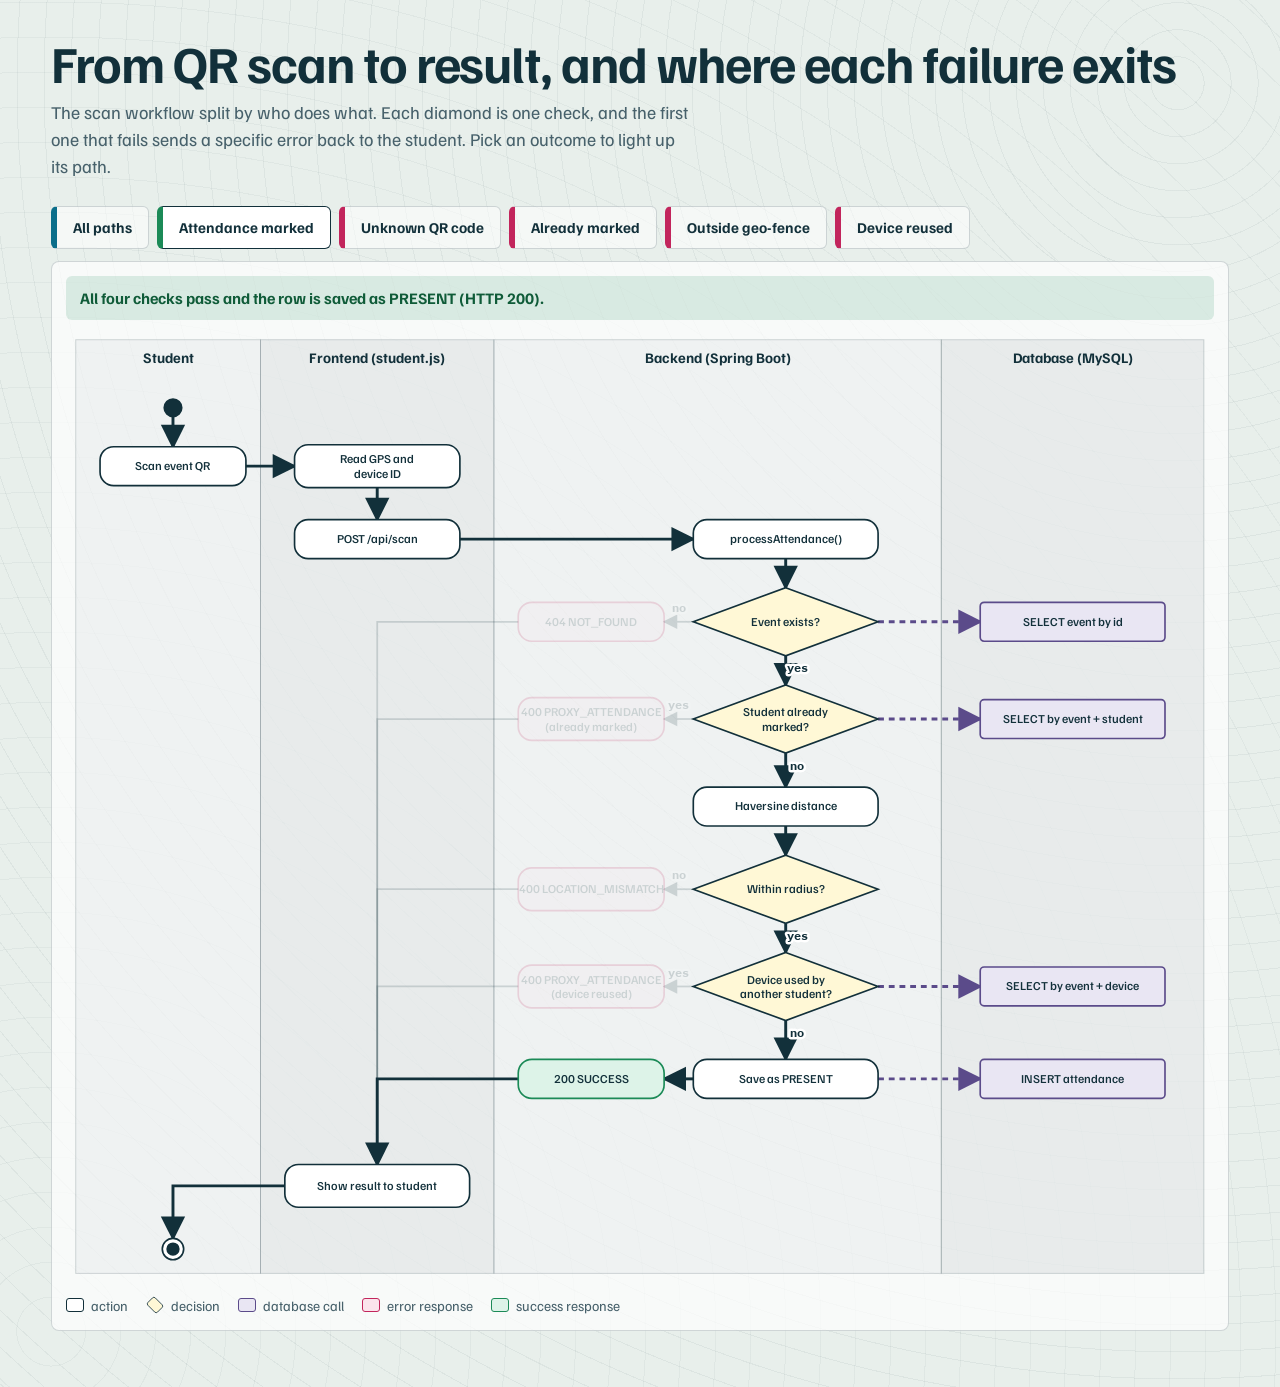
<file: docs/uml/activity-diagram.html>
<!doctype html>
<html lang="en">
<head>
<meta charset="utf-8">
<meta name="viewport" content="width=device-width, initial-scale=1">
<title>GeoQR Attend – Activity Diagram</title>
<link rel="preconnect" href="https://fonts.googleapis.com">
<link href="https://fonts.googleapis.com/css2?family=Familjen+Grotesk:wght@500;700&family=IBM+Plex+Mono:wght@400;500&display=swap" rel="stylesheet">
<style>
  :root{
    --paper:#E8EFEB; --paper-2:#DDE7E2; --ink:#12303A; --ink-2:#47616B;
    --teal:#0B6E8A; --plum:#5B4B8A; --rose:#C2255C; --green:#1B8A57;
    --line:rgba(18,48,58,.18);
    --display:"Familjen Grotesk","Segoe UI",system-ui,sans-serif;
    --mono:"IBM Plex Mono",ui-monospace,Consolas,monospace;
  }
  *{box-sizing:border-box}
  html{background:var(--paper)}
  body{margin:0; color:var(--ink); font-family:var(--display); font-size:16px; line-height:1.5; min-height:100vh;
    background:
      repeating-radial-gradient(circle at 92% 6%, transparent 0 26px, rgba(18,48,58,.055) 26px 27px),
      repeating-radial-gradient(circle at 4% 96%, transparent 0 34px, rgba(18,48,58,.045) 34px 35px), var(--paper);}
  header{padding:36px clamp(16px,4vw,56px) 8px; max-width:1400px; margin:0 auto}
  h1{font-size:clamp(30px,4.6vw,52px); line-height:1.02; margin:0 0 10px; letter-spacing:-.02em; font-weight:700}
  .lede{max-width:64ch; margin:0; color:var(--ink-2); font-size:18px}
  main{max-width:1400px; margin:0 auto; padding:18px clamp(16px,4vw,56px) 56px}
  .tabs{display:flex; gap:8px; flex-wrap:wrap; margin-bottom:12px}
  .tab{all:unset; cursor:pointer; padding:9px 16px; border:1.5px solid var(--line); border-left-width:6px; border-radius:6px; background:rgba(255,255,255,.55); font-weight:700; font-size:15px}
  .tab:hover{background:#fff}
  .tab:focus-visible{outline:3px solid var(--ink); outline-offset:2px}
  .tab[aria-pressed="true"]{background:#fff; border-color:var(--ink)}
  .tab.ok{border-left-color:var(--green)} .tab.err{border-left-color:var(--rose)} .tab.all{border-left-color:var(--teal)}
  .stage{background:rgba(255,255,255,.7); border:1.5px solid var(--line); border-radius:8px; padding:14px}
  .verdict{margin:0 0 10px; padding:10px 14px; border-radius:6px; font-weight:700}
  .verdict.ok{background:rgba(27,138,87,.14); color:#0F5B38}
  .verdict.err{background:rgba(194,37,92,.12); color:#8E1744}
  .verdict.all{background:rgba(11,110,138,.12); color:#0A566C}
  .scroll{overflow-x:auto}
  svg{display:block; width:100%; height:auto; min-width:900px}
  .lane{fill:rgba(18,48,58,.035); stroke:var(--line)}
  .lane.alt{fill:rgba(18,48,58,.07)}
  .lname{font:700 15px var(--display); fill:var(--ink)}
  .node text{font:500 12.5px var(--display); fill:var(--ink)}
  .node .shape{fill:#fff; stroke:var(--ink); stroke-width:1.7}
  .node.dec .shape{fill:#FFF8D6}
  .node.err .shape{fill:#FBE4EC; stroke:var(--rose)}
  .node.good .shape{fill:#DDF3E8; stroke:var(--green)}
  .node.db .shape{fill:#E9E6F3; stroke:var(--plum)}
  .node.dot .shape{fill:var(--ink)}
  .node{transition:opacity .2s}
  .edge{transition:opacity .2s}
  .edge path{fill:none; stroke:var(--ink); stroke-width:1.8}
  .edge.dashed path{stroke-dasharray:6 5; stroke:var(--plum)}
  .edge text{font:700 12px var(--mono); fill:var(--ink); paint-order:stroke; stroke:#fff; stroke-width:5px; stroke-linejoin:round}
  .fade .node, .fade .edge{opacity:.16}
  .fade .node.on, .fade .edge.on{opacity:1}
  .fade .edge.on path{stroke-width:3}
  .legend{display:flex; flex-wrap:wrap; gap:8px 18px; margin-top:12px; font-size:14px; color:var(--ink-2)}
  .legend span{display:inline-flex; align-items:center; gap:7px}
  .sw{width:18px; height:14px; border:1.7px solid var(--ink); border-radius:3px; display:inline-block; background:#fff}
  .sw.d{background:#FFF8D6; transform:rotate(45deg) scale(.8)} .sw.e{background:#FBE4EC; border-color:var(--rose)} .sw.g{background:#DDF3E8; border-color:var(--green)} .sw.b{background:#E9E6F3; border-color:var(--plum)}
  @media (prefers-reduced-motion:reduce){ .node,.edge{transition:none} }
</style>
</head>
<body>
<header>
  <h1>From QR scan to result, and where each failure exits</h1>
  <p class="lede">The scan workflow split by who does what. Each diamond is one check, and the first one that fails sends a specific error back to the student. Pick an outcome to light up its path.</p>
</header>
<main>
  <div class="tabs" id="tabs" aria-label="Outcome"></div>
  <section class="stage">
    <p class="verdict all" id="verdict"></p>
    <div class="scroll"><svg id="svg" viewBox="0 0 1180 980" role="img" aria-label="Activity diagram of the attendance scan with four swimlanes"></svg></div>
    <div class="legend">
      <span><i class="sw"></i>action</span>
      <span><i class="sw d"></i>decision</span>
      <span><i class="sw b"></i>database call</span>
      <span><i class="sw e"></i>error response</span>
      <span><i class="sw g"></i>success response</span>
    </div>
  </section>
</main>

<script>
(function(){
  var NS='http://www.w3.org/2000/svg';
  var LANES=[{n:'Student',x:10,w:190},{n:'Frontend (student.js)',x:200,w:240},{n:'Backend (Spring Boot)',x:440,w:460},{n:'Database (MySQL)',x:900,w:270}];

  // node: id, kind, cx, cy, w, h, text
  var N={
    start:{k:'start',x:110,y:80},
    scan:{k:'act',x:110,y:140,w:150,h:40,t:['Scan event QR']},
    gps:{k:'act',x:320,y:140,w:170,h:44,t:['Read GPS and','device ID']},
    post:{k:'act',x:320,y:215,w:170,h:40,t:['POST /api/scan']},
    call:{k:'act',x:740,y:215,w:190,h:40,t:['processAttendance()']},
    d1:{k:'dec',x:740,y:300,w:190,h:70,t:['Event exists?']},
    d2:{k:'dec',x:740,y:400,w:190,h:70,t:['Student already','marked?']},
    calc:{k:'act',x:740,y:490,w:190,h:40,t:['Haversine distance']},
    d3:{k:'dec',x:740,y:575,w:190,h:70,t:['Within radius?']},
    d4:{k:'dec',x:740,y:675,w:190,h:70,t:['Device used by','another student?']},
    save:{k:'act',x:740,y:770,w:190,h:40,t:['Save as PRESENT']},
    e1:{k:'err',x:540,y:300,w:150,h:40,t:['404 NOT_FOUND']},
    e2:{k:'err',x:540,y:400,w:150,h:44,t:['400 PROXY_ATTENDANCE','(already marked)']},
    e3:{k:'err',x:540,y:575,w:150,h:44,t:['400 LOCATION_MISMATCH']},
    e4:{k:'err',x:540,y:675,w:150,h:44,t:['400 PROXY_ATTENDANCE','(device reused)']},
    ok:{k:'good',x:540,y:770,w:150,h:40,t:['200 SUCCESS']},
    db1:{k:'db',x:1035,y:300,w:190,h:40,t:['SELECT event by id']},
    db2:{k:'db',x:1035,y:400,w:190,h:40,t:['SELECT by event + student']},
    db3:{k:'db',x:1035,y:675,w:190,h:40,t:['SELECT by event + device']},
    db4:{k:'db',x:1035,y:770,w:190,h:40,t:['INSERT attendance']},
    res:{k:'act',x:320,y:880,w:190,h:44,t:['Show result to student']},
    end:{k:'end',x:110,y:945}
  };
  function top(n){return n.k==='start'||n.k==='end'?[n.x,n.y-(n.k==='end'?11:9)]:[n.x,n.y-n.h/2];}
  function bot(n){return n.k==='start'||n.k==='end'?[n.x,n.y+(n.k==='end'?11:9)]:[n.x,n.y+n.h/2];}
  function lft(n){return [n.x-(n.w||18)/2,n.y];}
  function rgt(n){return [n.x+(n.w||18)/2,n.y];}
  function P(pts){return 'M'+pts.map(function(p){return p[0]+' '+p[1];}).join(' L');}

  // edges: from,to,pts,label,lx,ly,dashed
  var E=[
    ['start','scan',[bot(N.start),top(N.scan)]],
    ['scan','gps',[rgt(N.scan),lft(N.gps)]],
    ['gps','post',[bot(N.gps),top(N.post)]],
    ['post','call',[rgt(N.post),lft(N.call)]],
    ['call','d1',[bot(N.call),top(N.d1)]],
    ['d1','d2',[bot(N.d1),top(N.d2)],'yes',752,352],
    ['d1','e1',[lft(N.d1),rgt(N.e1)],'no',630,290],
    ['d2','e2',[lft(N.d2),rgt(N.e2)],'yes',630,390],
    ['d2','calc',[bot(N.d2),top(N.calc)],'no',752,452],
    ['calc','d3',[bot(N.calc),top(N.d3)]],
    ['d3','e3',[lft(N.d3),rgt(N.e3)],'no',630,565],
    ['d3','d4',[bot(N.d3),top(N.d4)],'yes',752,627],
    ['d4','e4',[lft(N.d4),rgt(N.e4)],'yes',630,665],
    ['d4','save',[bot(N.d4),top(N.save)],'no',752,727],
    ['save','ok',[lft(N.save),rgt(N.ok)]],
    ['e1','res',[lft(N.e1),[320,300],[320,top(N.res)[1]]]],
    ['e2','res',[lft(N.e2),[320,400],[320,top(N.res)[1]]]],
    ['e3','res',[lft(N.e3),[320,575],[320,top(N.res)[1]]]],
    ['e4','res',[lft(N.e4),[320,675],[320,top(N.res)[1]]]],
    ['ok','res',[lft(N.ok),[320,770],[320,top(N.res)[1]]]],
    ['res','end',[lft(N.res),[110,880],top(N.end)]],
    ['d1','db1',[rgt(N.d1),lft(N.db1)],'',0,0,true],
    ['d2','db2',[rgt(N.d2),lft(N.db2)],'',0,0,true],
    ['d4','db3',[rgt(N.d4),lft(N.db3)],'',0,0,true],
    ['save','db4',[rgt(N.save),lft(N.db4)],'',0,0,true]
  ];

  var COMMON=['start','scan','gps','post','call','d1','res','end'];
  var SC={
    all:{label:'All paths',cls:'all',text:'Every route through the scan. Pick an outcome to follow one of them.',set:null},
    ok:{label:'Attendance marked',cls:'ok',text:'All four checks pass and the row is saved as PRESENT (HTTP 200).',
        set:COMMON.concat(['d2','calc','d3','d4','save','ok','db1','db2','db3','db4'])},
    nf:{label:'Unknown QR code',cls:'err',text:'Stops at the first check: the event does not exist (HTTP 404, NOT_FOUND).',
        set:COMMON.concat(['e1','db1'])},
    dup:{label:'Already marked',cls:'err',text:'Stops at the second check: this student already has a row for the event (HTTP 400, PROXY_ATTENDANCE).',
        set:COMMON.concat(['d2','e2','db1','db2'])},
    far:{label:'Outside geo-fence',cls:'err',text:'Stops at the distance check: the student is farther than the event radius (HTTP 400, LOCATION_MISMATCH).',
        set:COMMON.concat(['d2','calc','d3','e3','db1','db2'])},
    proxy:{label:'Device reused',cls:'err',text:'Stops at the device check: the same phone already marked another student (HTTP 400, PROXY_ATTENDANCE).',
        set:COMMON.concat(['d2','calc','d3','d4','e4','db1','db2','db3'])}
  };

  function esc(s){return String(s).replace(/&/g,'&amp;').replace(/</g,'&lt;');}
  var o='<defs><marker id="ar" viewBox="0 0 12 12" refX="10" refY="6" markerWidth="10" markerHeight="10" orient="auto"><path d="M1 1 L11 6 L1 11z" fill="#12303A"/></marker>'+
        '<marker id="ar2" viewBox="0 0 12 12" refX="10" refY="6" markerWidth="10" markerHeight="10" orient="auto"><path d="M1 1 L11 6 L1 11z" fill="#5B4B8A"/></marker></defs>';
  LANES.forEach(function(l,i){
    o+='<rect class="lane'+(i%2?' alt':'')+'" x="'+l.x+'" y="10" width="'+l.w+'" height="960"/>';
    o+='<text class="lname" x="'+(l.x+l.w/2)+'" y="34" text-anchor="middle">'+l.n+'</text>';
  });
  E.forEach(function(e,i){
    o+='<g class="edge'+(e[6]?' dashed':'')+'" data-f="'+e[0]+'" data-t="'+e[1]+'"><path d="'+P(e[2])+'" marker-end="url(#'+(e[6]?'ar2':'ar')+')"/>';
    if(e[3]) o+='<text x="'+e[4]+'" y="'+e[5]+'" text-anchor="middle">'+e[3]+'</text>';
    o+='</g>';
  });
  Object.keys(N).forEach(function(id){
    var n=N[id];
    o+='<g class="node '+(n.k==='dec'?'dec':n.k==='err'?'err':n.k==='good'?'good':n.k==='db'?'db':'')+(n.k==='start'?' dot':'')+'" data-id="'+id+'">';
    if(n.k==='start'){ o+='<circle class="shape" cx="'+n.x+'" cy="'+n.y+'" r="9"/>'; }
    else if(n.k==='end'){ o+='<circle cx="'+n.x+'" cy="'+n.y+'" r="11" fill="#fff" stroke="#12303A" stroke-width="1.7"/><circle class="shape" style="fill:#12303A" cx="'+n.x+'" cy="'+n.y+'" r="6"/>'; }
    else if(n.k==='dec'){
      o+='<polygon class="shape" points="'+n.x+','+(n.y-n.h/2)+' '+(n.x+n.w/2)+','+n.y+' '+n.x+','+(n.y+n.h/2)+' '+(n.x-n.w/2)+','+n.y+'"/>';
    } else {
      o+='<rect class="shape" x="'+(n.x-n.w/2)+'" y="'+(n.y-n.h/2)+'" width="'+n.w+'" height="'+n.h+'" rx="'+(n.k==='db'?4:14)+'"/>';
    }
    if(n.t){
      var ls=n.t, y0=n.y-(ls.length-1)*7+4;
      ls.forEach(function(s,i){ o+='<text x="'+n.x+'" y="'+(y0+i*15)+'" text-anchor="middle">'+esc(s)+'</text>'; });
    }
    o+='</g>';
  });
  var svg=document.getElementById('svg'); svg.innerHTML=o;

  function show(key){
    var sc=SC[key], set=sc.set;
    svg.classList.toggle('fade', !!set);
    svg.querySelectorAll('.node').forEach(function(g){ g.classList.toggle('on', !set || set.indexOf(g.dataset.id)>-1); });
    var edges=Array.prototype.slice.call(svg.querySelectorAll('.edge'));
    edges.forEach(function(g){
      var on=!set || (set.indexOf(g.dataset.f)>-1 && set.indexOf(g.dataset.t)>-1);
      g.classList.toggle('on',on);
      if(on && set) svg.appendChild(g); // draw highlighted edges on top
    });
    // keep nodes above edges
    svg.querySelectorAll('.node').forEach(function(g){ svg.appendChild(g); });
    var v=document.getElementById('verdict'); v.className='verdict '+sc.cls; v.textContent=sc.text;
    document.querySelectorAll('.tab').forEach(function(t){ t.setAttribute('aria-pressed', t.dataset.k===key?'true':'false'); });
  }
  var tabs=document.getElementById('tabs');
  Object.keys(SC).forEach(function(k){
    var b=document.createElement('button'); b.className='tab '+SC[k].cls; b.dataset.k=k; b.textContent=SC[k].label;
    b.addEventListener('click',function(){show(k);}); tabs.appendChild(b);
  });
  show('ok');
})();
</script>
</body>
</html>
</file>
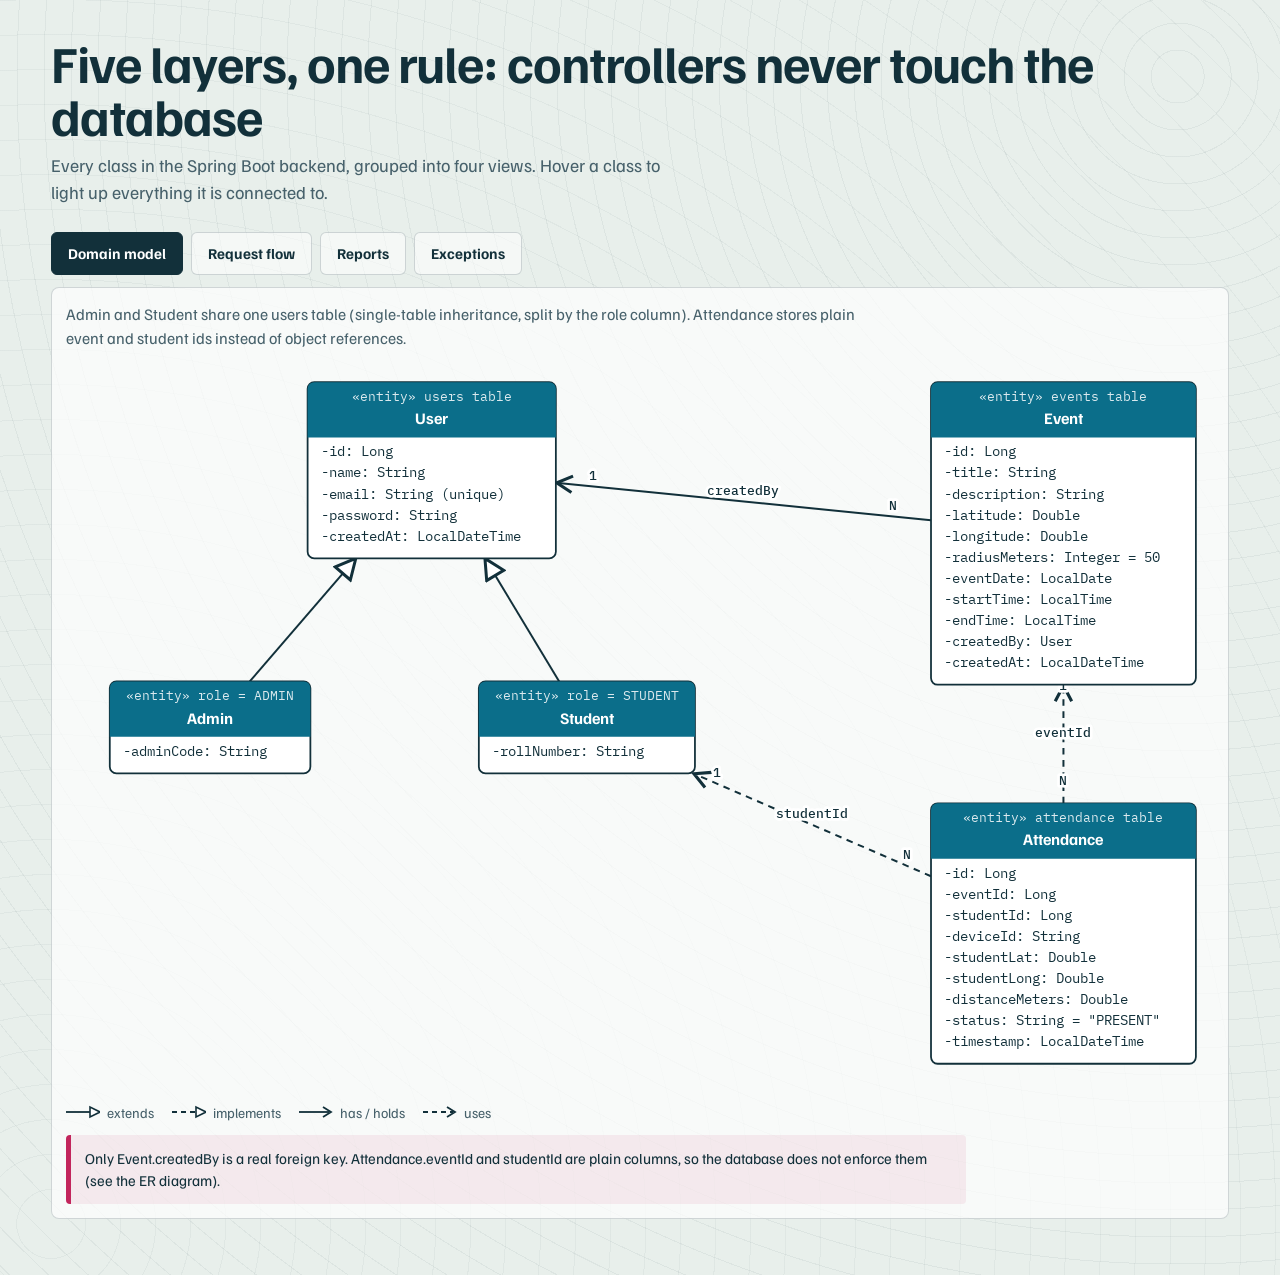
<file: docs/uml/class-diagram.html>
<!doctype html>
<html lang="en">
<head>
<meta charset="utf-8">
<meta name="viewport" content="width=device-width, initial-scale=1">
<title>GeoQR Attend – Class Diagram</title>
<link rel="preconnect" href="https://fonts.googleapis.com">
<link href="https://fonts.googleapis.com/css2?family=Familjen+Grotesk:wght@500;700&family=IBM+Plex+Mono:wght@400;500&display=swap" rel="stylesheet">
<style>
  :root{
    --paper:#E8EFEB; --paper-2:#DDE7E2; --ink:#12303A; --ink-2:#47616B;
    --teal:#0B6E8A; --plum:#5B4B8A; --gold:#8A6A0B; --rose:#C2255C; --slate:#6B7C84; --green:#1B8A57;
    --line:rgba(18,48,58,.18);
    --display:"Familjen Grotesk","Segoe UI",system-ui,sans-serif;
    --mono:"IBM Plex Mono",ui-monospace,Consolas,monospace;
  }
  *{box-sizing:border-box}
  html{background:var(--paper)}
  body{margin:0; color:var(--ink); font-family:var(--display); font-size:16px; line-height:1.5; min-height:100vh;
    background:
      repeating-radial-gradient(circle at 92% 6%, transparent 0 26px, rgba(18,48,58,.055) 26px 27px),
      repeating-radial-gradient(circle at 4% 96%, transparent 0 34px, rgba(18,48,58,.045) 34px 35px), var(--paper);}
  header{padding:36px clamp(16px,4vw,56px) 8px; max-width:1400px; margin:0 auto}
  h1{font-size:clamp(30px,4.6vw,52px); line-height:1.02; margin:0 0 10px; letter-spacing:-.02em; font-weight:700}
  .lede{max-width:64ch; margin:0; color:var(--ink-2); font-size:18px}
  main{max-width:1400px; margin:0 auto; padding:18px clamp(16px,4vw,56px) 56px}
  .tabs{display:flex; gap:8px; flex-wrap:wrap; margin-bottom:12px}
  .tab{all:unset; cursor:pointer; padding:9px 16px; border:1.5px solid var(--line); border-radius:6px; background:rgba(255,255,255,.55); font-weight:700; font-size:15px}
  .tab:hover{background:#fff}
  .tab:focus-visible{outline:3px solid var(--ink); outline-offset:2px}
  .tab[aria-selected="true"]{background:var(--ink); color:#fff; border-color:var(--ink)}
  .stage{background:rgba(255,255,255,.7); border:1.5px solid var(--line); border-radius:8px; padding:14px}
  .note{margin:0 0 10px; color:var(--ink-2); max-width:90ch}
  .scroll{overflow-x:auto}
  svg{display:block; width:100%; height:auto}
  .legend{display:flex; flex-wrap:wrap; gap:8px 18px; margin-top:12px; font-size:14px; color:var(--ink-2)}
  .legend span{display:inline-flex; align-items:center; gap:7px}
  .legend svg{width:34px; height:14px; display:inline-block}
  .callout{margin-top:12px; padding:12px 14px; border-left:5px solid var(--rose); background:rgba(194,37,92,.08); border-radius:4px; font-size:15px; max-width:100ch}
  .callout[hidden]{display:none}

  .box rect.frame{fill:#fff; stroke:var(--ink); stroke-width:1.6}
  .box .name{font:700 14.5px var(--display); fill:#fff}
  .box .st{font:400 11.5px var(--mono); fill:rgba(255,255,255,.85)}
  .box .m{font:400 12.5px var(--mono); fill:var(--ink)}
  .box .sep{stroke:var(--line); stroke-width:1}
  .box{transition:opacity .15s}
  .edge{transition:opacity .15s}
  .edge line{stroke:var(--ink); stroke-width:1.8}
  .edge.dashed line{stroke-dasharray:6 5}
  .edge text{font:500 12px var(--mono); fill:var(--ink); paint-order:stroke; stroke:#fff; stroke-width:5px; stroke-linejoin:round}
  .dim .box, .dim .edge{opacity:.22}
  .dim .box.hot, .dim .edge.hot{opacity:1}
  .hot line{stroke-width:2.6}
  @media (prefers-reduced-motion:reduce){ .box,.edge{transition:none} }
</style>
</head>
<body>
<header>
  <h1>Five layers, one rule: controllers never touch the database</h1>
  <p class="lede">Every class in the Spring Boot backend, grouped into four views. Hover a class to light up everything it is connected to.</p>
</header>
<main>
  <div class="tabs" role="tablist" aria-label="Diagram view" id="tabs"></div>
  <section class="stage">
    <p class="note" id="note"></p>
    <div class="scroll"><svg id="svg" role="img" aria-label="UML class diagram"></svg></div>
    <div class="legend" aria-label="Legend">
      <span><svg viewBox="0 0 34 14"><line x1="0" y1="7" x2="26" y2="7" stroke="#12303A" stroke-width="1.8"/><path d="M34 7 L24 2 L24 12z" fill="#fff" stroke="#12303A" stroke-width="1.6"/></svg>extends</span>
      <span><svg viewBox="0 0 34 14"><line x1="0" y1="7" x2="26" y2="7" stroke="#12303A" stroke-width="1.8" stroke-dasharray="5 4"/><path d="M34 7 L24 2 L24 12z" fill="#fff" stroke="#12303A" stroke-width="1.6"/></svg>implements</span>
      <span><svg viewBox="0 0 34 14"><line x1="0" y1="7" x2="30" y2="7" stroke="#12303A" stroke-width="1.8"/><path d="M24 2 L32 7 L24 12" fill="none" stroke="#12303A" stroke-width="1.8"/></svg>has / holds</span>
      <span><svg viewBox="0 0 34 14"><line x1="0" y1="7" x2="30" y2="7" stroke="#12303A" stroke-width="1.8" stroke-dasharray="5 4"/><path d="M24 2 L32 7 L24 12" fill="none" stroke="#12303A" stroke-width="1.8"/></svg>uses</span>
    </div>
    <div class="callout" id="callout" hidden></div>
  </section>
</main>

<script>
(function(){
  var TONE = {entity:'#0B6E8A', service:'#12303A', controller:'#47616B', repo:'#5B4B8A', util:'#8A6A0B', iface:'#1B8A57', exc:'#C2255C', ext:'#6B7C84'};
  var LH = 19;

  var VIEWS = {
    domain:{
      label:'Domain model',
      note:'Admin and Student share one users table (single-table inheritance, split by the role column). Attendance stores plain event and student ids instead of object references.',
      boxes:[
        {id:'User',cx:330,y:20,tone:'entity',st:'«entity» users table',name:'User',
         attrs:['-id: Long','-name: String','-email: String  (unique)','-password: String','-createdAt: LocalDateTime']},
        {id:'Admin',cx:130,y:290,tone:'entity',st:'«entity» role = ADMIN',name:'Admin',attrs:['-adminCode: String']},
        {id:'Student',cx:470,y:290,tone:'entity',st:'«entity» role = STUDENT',name:'Student',attrs:['-rollNumber: String']},
        {id:'Event',cx:900,y:20,tone:'entity',st:'«entity» events table',name:'Event',
         attrs:['-id: Long','-title: String','-description: String','-latitude: Double','-longitude: Double','-radiusMeters: Integer = 50','-eventDate: LocalDate','-startTime: LocalTime','-endTime: LocalTime','-createdBy: User','-createdAt: LocalDateTime']},
        {id:'Attendance',cx:900,y:400,tone:'entity',st:'«entity» attendance table',name:'Attendance',
         attrs:['-id: Long','-eventId: Long','-studentId: Long','-deviceId: String','-studentLat: Double','-studentLong: Double','-distanceMeters: Double','-status: String = "PRESENT"','-timestamp: LocalDateTime']}
      ],
      edges:[
        {a:'Admin',b:'User',t:'inherit'},
        {a:'Student',b:'User',t:'inherit'},
        {a:'Event',b:'User',t:'assoc',l:'createdBy',m1:'N',m2:'1'},
        {a:'Attendance',b:'Event',t:'dep',l:'eventId',m1:'N',m2:'1'},
        {a:'Attendance',b:'Student',t:'dep',l:'studentId',m1:'N',m2:'1'}
      ],
      callout:'Only Event.createdBy is a real foreign key. Attendance.eventId and studentId are plain columns, so the database does not enforce them (see the ER diagram).'
    },
    flow:{
      label:'Request flow',
      note:'Each feature follows the same path: controller → service → repository. The only extra helper is GeoUtils, used by AttendanceService for the Haversine distance.',
      boxes:[
        {id:'AuthController',cx:130,y:20,tone:'controller',st:'«controller» /api/auth',name:'AuthController',meths:['+login(LoginRequest)']},
        {id:'EventController',cx:380,y:20,tone:'controller',st:'«controller» /api/events',name:'EventController',meths:['+createEvent()','+getAllEvents()','+getEventById()','+getEventsByAdmin()']},
        {id:'AnalyticsController',cx:640,y:20,tone:'controller',st:'«controller» /api/analytics',name:'AnalyticsController',meths:['+getAtRiskStudents()','+getAttendanceTrend()']},
        {id:'AttendanceController',cx:920,y:20,tone:'controller',st:'«controller» /api',name:'AttendanceController',meths:['+markAttendance()','+getAttendanceByEvent()','+getAttendanceByStudent()','+getRecentAttendance()','+getAttendanceCount()']},
        {id:'ReportController',cx:1190,y:20,tone:'controller',st:'«controller» /api/reports',name:'ReportController',meths:['+downloadCSVReport()','+downloadPDFReport()']},

        {id:'AuthService',cx:130,y:270,tone:'service',st:'«service»',name:'AuthService',meths:['+login(LoginRequest)']},
        {id:'EventService',cx:380,y:270,tone:'service',st:'«service»',name:'EventService',meths:['+createEvent()','+getAllEvents()','+getEventById()','+getEventsByAdmin()']},
        {id:'AnalyticsService',cx:640,y:270,tone:'service',st:'«service»',name:'AnalyticsService',meths:['+getAtRiskStudents()','+getAttendanceTrend()']},
        {id:'AttendanceService',cx:920,y:270,tone:'service',st:'«service»',name:'AttendanceService',meths:['+processAttendance(ScanRequest)','+getAttendanceByEvent()','+getAttendanceByStudent()','+getRecentAttendance()','+getAttendanceCount()']},
        {id:'ReportService',cx:1190,y:270,tone:'service',st:'«service»',name:'ReportService',meths:['+generateReport(records, format)']},

        {id:'UserRepository',cx:130,y:560,tone:'repo',st:'«repository»',name:'UserRepository',meths:['findByEmailAndPassword()','existsByEmail()']},
        {id:'EventRepository',cx:420,y:560,tone:'repo',st:'«repository»',name:'EventRepository',meths:['findAllByOrderByCreatedAtDesc()','findByCreatedByIdOrderBy…()']},
        {id:'AttendanceRepository',cx:760,y:560,tone:'repo',st:'«repository»',name:'AttendanceRepository',meths:['existsByEventIdAndStudentId()','existsByEventIdAndDeviceId()','findAllAtRiskStudents()','findAttendanceTrend()']},
        {id:'GeoUtils',cx:1100,y:560,tone:'util',st:'«utility»',name:'GeoUtils',attrs:['-EARTH_RADIUS_METERS = 6371000'],meths:['+getDistance(lat1, lon1, lat2, lon2)']}
      ],
      edges:[
        {a:'AuthController',b:'AuthService',t:'dep'},{a:'EventController',b:'EventService',t:'dep'},
        {a:'AnalyticsController',b:'AnalyticsService',t:'dep'},{a:'AttendanceController',b:'AttendanceService',t:'dep'},
        {a:'ReportController',b:'ReportService',t:'dep'},{a:'ReportController',b:'AttendanceService',t:'dep'},
        {a:'AuthService',b:'UserRepository',t:'dep'},{a:'EventService',b:'EventRepository',t:'dep'},
        {a:'AnalyticsService',b:'AttendanceRepository',t:'dep'},
        {a:'AttendanceService',b:'AttendanceRepository',t:'dep'},{a:'AttendanceService',b:'EventRepository',t:'dep'},
        {a:'AttendanceService',b:'GeoUtils',t:'dep',l:'distance'}
      ]
    },
    reports:{
      label:'Reports',
      note:'Report formats use the Strategy pattern: ReportService picks a ReportGenerator at runtime, so adding Excel later means adding one class.',
      boxes:[
        {id:'ReportController',cx:160,y:40,tone:'controller',st:'«controller»',name:'ReportController',meths:['+downloadCSVReport()','+downloadPDFReport()']},
        {id:'ReportService',cx:520,y:40,tone:'service',st:'«service»',name:'ReportService',attrs:['-csvReportGenerator: ReportGenerator','-pdfReportGenerator: ReportGenerator'],meths:['+generateReport(records, format): String','+getFileExtension(format): String','+getContentType(format): String']},
        {id:'ReportGenerator',cx:960,y:40,tone:'iface',st:'«interface»',name:'ReportGenerator',meths:['+generateReport(List<Attendance>): String','+getFileExtension(): String','+getContentType(): String']},
        {id:'CSV',cx:760,y:330,tone:'iface',st:'«component» csvReportGenerator',name:'CSVReportGenerator',meths:['+generateReport(): String','+getFileExtension()  "csv"','+getContentType()  "text/csv"']},
        {id:'PDF',cx:1150,y:330,tone:'iface',st:'«component» pdfReportGenerator',name:'PDFReportGenerator',meths:['+generateReport(): String','+getFileExtension()  "pdf"','+getContentType()  "application/pdf"']}
      ],
      edges:[
        {a:'ReportController',b:'ReportService',t:'dep'},
        {a:'ReportService',b:'ReportGenerator',t:'assoc',l:'strategy',m1:'2',m2:'1'},
        {a:'CSV',b:'ReportGenerator',t:'realize'},{a:'PDF',b:'ReportGenerator',t:'realize'}
      ],
      callout:'Known issue K-1: PDFReportGenerator returns plain text, not a real PDF file. For the demo, download the CSV report. Fix: use OpenPDF and return byte[].'
    },
    errors:{
      label:'Exceptions',
      note:'Services throw plain exceptions. GlobalExceptionHandler is the only place that turns them into HTTP status codes and the standard ApiResponse JSON.',
      boxes:[
        {id:'RuntimeException',cx:560,y:20,tone:'ext',st:'«java.lang»',name:'RuntimeException'},
        {id:'LocationMismatchException',cx:170,y:190,tone:'exc',st:'«exception»',name:'LocationMismatchException',meths:['+LocationMismatchException(message)']},
        {id:'ProxyAttendanceException',cx:560,y:190,tone:'exc',st:'«exception»',name:'ProxyAttendanceException',meths:['+ProxyAttendanceException(message)']},
        {id:'ResourceNotFoundException',cx:960,y:190,tone:'exc',st:'«exception»',name:'ResourceNotFoundException',meths:['+ResourceNotFoundException(message)']},
        {id:'GlobalExceptionHandler',cx:330,y:400,tone:'service',st:'«@RestControllerAdvice»',name:'GlobalExceptionHandler',
         meths:['+handleLocationMismatch(): 400 LOCATION_MISMATCH','+handleProxyAttendance(): 400 PROXY_ATTENDANCE','+handleResourceNotFound(): 404 NOT_FOUND','+handleGenericException(): 500 INTERNAL_ERROR']},
        {id:'ApiResponse',cx:960,y:400,tone:'util',st:'«dto»',name:'ApiResponse<T>',
         attrs:['-status: String','-message: String','-data: T','-errorCode: String'],meths:['+success(message, data)','+error(message, errorCode)']}
      ],
      edges:[
        {a:'LocationMismatchException',b:'RuntimeException',t:'inherit'},{a:'ProxyAttendanceException',b:'RuntimeException',t:'inherit'},{a:'ResourceNotFoundException',b:'RuntimeException',t:'inherit'},
        {a:'GlobalExceptionHandler',b:'LocationMismatchException',t:'dep',l:'handles'},
        {a:'GlobalExceptionHandler',b:'ProxyAttendanceException',t:'dep'},
        {a:'GlobalExceptionHandler',b:'ResourceNotFoundException',t:'dep'},
        {a:'GlobalExceptionHandler',b:'ApiResponse',t:'dep',l:'builds'}
      ]
    }
  };

  var NS='http://www.w3.org/2000/svg';
  function esc(s){return String(s).replace(/&/g,'&amp;').replace(/</g,'&lt;').replace(/>/g,'&gt;');}
  function anchor(b,tx,ty){
    var cx=b.x+b.w/2, cy=b.y+b.h/2, dx=tx-cx, dy=ty-cy;
    if(!dx && !dy) return [cx,cy];
    var s=Math.min((b.w/2)/Math.max(Math.abs(dx),1e-9),(b.h/2)/Math.max(Math.abs(dy),1e-9));
    return [cx+dx*s, cy+dy*s];
  }

  function render(key){
    var v=VIEWS[key], B={}, maxX=0, maxY=0, out='';
    v.boxes.forEach(function(b){
      var lines=[].concat(b.attrs||[], b.meths||[]);
      var chars=lines.reduce(function(m,s){return Math.max(m,s.length);},0);
      b.w=Math.max(180, Math.round(Math.max(chars*7.6, b.name.length*9, (b.st||'').length*7)+34));
      var head=b.st?50:34, na=(b.attrs||[]).length, nm=(b.meths||[]).length;
      b.h=head+(na?na*LH+14:0)+(nm?nm*LH+14:0)+((!na&&!nm)?6:0);
      b.x=b.cx-b.w/2; B[b.id]=b;
      maxX=Math.max(maxX,b.x+b.w); maxY=Math.max(maxY,b.y+b.h);
    });
    var minX=Math.min.apply(null,v.boxes.map(function(b){return b.x;}));
    var shift = minX<16 ? 16-minX : 0;
    var W=maxX+shift+16, H=maxY+24;
    out+='<svg xmlns="'+NS+'" viewBox="0 0 '+W+' '+H+'" id="svg" role="img" aria-label="UML class diagram: '+esc(v.label)+'" style="min-width:'+Math.min(W,1000)+'px"><g transform="translate('+shift+',0)">';
    out+='<defs>'+
      '<marker id="m-tri" viewBox="0 0 12 12" refX="11" refY="6" markerWidth="12" markerHeight="12" orient="auto"><path d="M1 1 L11 6 L1 11z" fill="#fff" stroke="#12303A" stroke-width="1.5"/></marker>'+
      '<marker id="m-open" viewBox="0 0 12 12" refX="11" refY="6" markerWidth="11" markerHeight="11" orient="auto"><path d="M2 1.5 L10.5 6 L2 10.5" fill="none" stroke="#12303A" stroke-width="1.7"/></marker></defs>';

    v.edges.forEach(function(e,i){
      var A=B[e.a], C=B[e.b];
      var p1=anchor(A,C.x+C.w/2,C.y+C.h/2), p2=anchor(C,A.x+A.w/2,A.y+A.h/2);
      var mk = (e.t==='inherit'||e.t==='realize') ? 'url(#m-tri)' : 'url(#m-open)';
      var dashed = (e.t==='realize'||e.t==='dep') ? ' dashed' : '';
      out+='<g class="edge'+dashed+'" data-a="'+e.a+'" data-b="'+e.b+'">';
      out+='<line x1="'+p1[0].toFixed(1)+'" y1="'+p1[1].toFixed(1)+'" x2="'+p2[0].toFixed(1)+'" y2="'+p2[1].toFixed(1)+'" marker-end="'+mk+'"/>';
      if(e.l) out+='<text x="'+((p1[0]+p2[0])/2).toFixed(1)+'" y="'+(((p1[1]+p2[1])/2)-6).toFixed(1)+'" text-anchor="middle">'+esc(e.l)+'</text>';
      if(e.m1) out+='<text x="'+(p1[0]+(p2[0]-p1[0])*0.1).toFixed(1)+'" y="'+(p1[1]+(p2[1]-p1[1])*0.1-6).toFixed(1)+'" text-anchor="middle">'+e.m1+'</text>';
      if(e.m2) out+='<text x="'+(p1[0]+(p2[0]-p1[0])*0.9).toFixed(1)+'" y="'+(p1[1]+(p2[1]-p1[1])*0.9-6).toFixed(1)+'" text-anchor="middle">'+e.m2+'</text>';
      out+='</g>';
    });

    v.boxes.forEach(function(b){
      var head=b.st?50:34, y=b.y;
      out+='<g class="box" data-id="'+b.id+'" tabindex="0">';
      out+='<rect class="frame" x="'+b.x+'" y="'+b.y+'" width="'+b.w+'" height="'+b.h+'" rx="6"/>';
      out+='<path d="M'+b.x+' '+(b.y+head)+' V'+(b.y+6)+' a6 6 0 0 1 6 -6 H'+(b.x+b.w-6)+' a6 6 0 0 1 6 6 V'+(b.y+head)+' z" fill="'+TONE[b.tone]+'"/>';
      if(b.st){
        out+='<text class="st" x="'+(b.x+b.w/2)+'" y="'+(b.y+17)+'" text-anchor="middle">'+esc(b.st)+'</text>';
        out+='<text class="name" x="'+(b.x+b.w/2)+'" y="'+(b.y+38)+'" text-anchor="middle">'+esc(b.name)+'</text>';
      } else {
        out+='<text class="name" x="'+(b.x+b.w/2)+'" y="'+(b.y+23)+'" text-anchor="middle">'+esc(b.name)+'</text>';
      }
      var cy=b.y+head;
      (b.attrs||[]).forEach(function(t,i){ out+='<text class="m" x="'+(b.x+12)+'" y="'+(cy+19+i*LH-2)+'">'+esc(t)+'</text>'; });
      if((b.attrs||[]).length){ cy+=b.attrs.length*LH+14; }
      if((b.attrs||[]).length && (b.meths||[]).length){ out+='<line class="sep" x1="'+b.x+'" y1="'+(cy-7)+'" x2="'+(b.x+b.w)+'" y2="'+(cy-7)+'"/>'; }
      (b.meths||[]).forEach(function(t,i){ out+='<text class="m" x="'+(b.x+12)+'" y="'+(cy+13+i*LH)+'">'+esc(t)+'</text>'; });
      out+='</g>';
    });
    out+='</g></svg>';

    var holder=document.querySelector('.scroll');
    holder.innerHTML=out;
    document.getElementById('note').textContent=v.note;
    var co=document.getElementById('callout');
    if(v.callout){ co.hidden=false; co.textContent=v.callout; } else { co.hidden=true; }

    var svg=holder.querySelector('svg');
    function hot(id){
      svg.classList.add('dim');
      svg.querySelectorAll('.box').forEach(function(x){ if(x.dataset.id===id) x.classList.add('hot'); });
      svg.querySelectorAll('.edge').forEach(function(x){
        if(x.dataset.a===id||x.dataset.b===id){
          x.classList.add('hot');
          svg.querySelectorAll('.box').forEach(function(bx){ if(bx.dataset.id===x.dataset.a||bx.dataset.id===x.dataset.b) bx.classList.add('hot'); });
        }
      });
    }
    function cool(){ svg.classList.remove('dim'); svg.querySelectorAll('.hot').forEach(function(x){x.classList.remove('hot');}); }
    svg.querySelectorAll('.box').forEach(function(x){
      x.addEventListener('mouseenter',function(){hot(x.dataset.id);});
      x.addEventListener('mouseleave',cool);
      x.addEventListener('focus',function(){hot(x.dataset.id);});
      x.addEventListener('blur',cool);
    });
  }

  var tabs=document.getElementById('tabs');
  Object.keys(VIEWS).forEach(function(k,i){
    var b=document.createElement('button'); b.className='tab'; b.setAttribute('role','tab');
    b.setAttribute('aria-selected', i===0?'true':'false'); b.textContent=VIEWS[k].label;
    b.addEventListener('click',function(){
      tabs.querySelectorAll('.tab').forEach(function(t){t.setAttribute('aria-selected','false');});
      b.setAttribute('aria-selected','true'); render(k);
    });
    tabs.appendChild(b);
  });
  render('domain');
})();
</script>
</body>
</html>
</file>
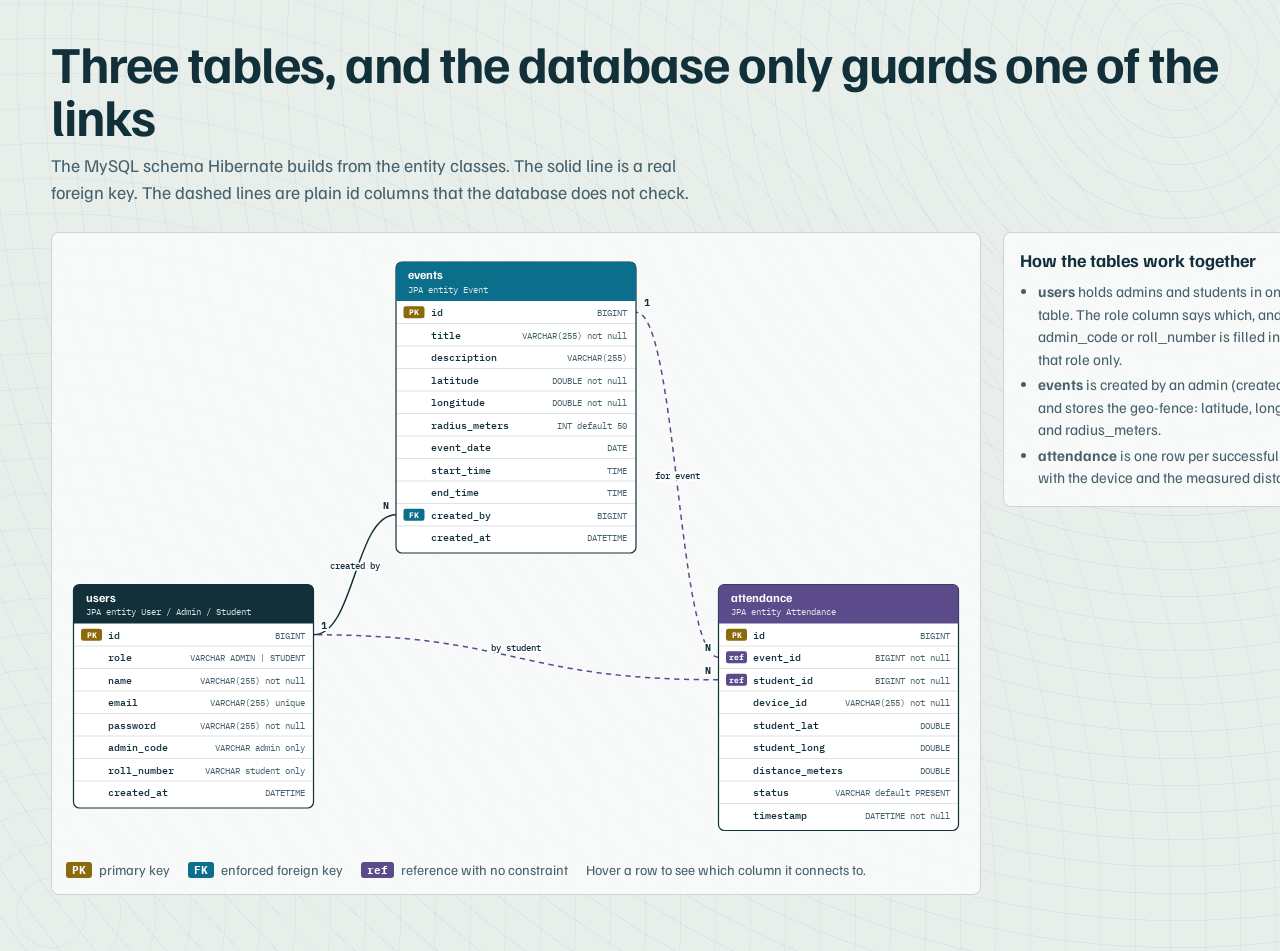
<file: docs/uml/ER-diagram.html>
<!doctype html>
<html lang="en">
<head>
<meta charset="utf-8">
<meta name="viewport" content="width=device-width, initial-scale=1">
<title>GeoQR Attend – ER Diagram</title>
<link rel="preconnect" href="https://fonts.googleapis.com">
<link href="https://fonts.googleapis.com/css2?family=Familjen+Grotesk:wght@500;700&family=IBM+Plex+Mono:wght@400;500&display=swap" rel="stylesheet">
<style>
  :root{
    --paper:#E8EFEB; --paper-2:#DDE7E2; --ink:#12303A; --ink-2:#47616B;
    --teal:#0B6E8A; --plum:#5B4B8A; --rose:#C2255C; --green:#1B8A57; --gold:#8A6A0B;
    --line:rgba(18,48,58,.18);
    --display:"Familjen Grotesk","Segoe UI",system-ui,sans-serif;
    --mono:"IBM Plex Mono",ui-monospace,Consolas,monospace;
  }
  *{box-sizing:border-box}
  html{background:var(--paper)}
  body{margin:0; color:var(--ink); font-family:var(--display); font-size:16px; line-height:1.5; min-height:100vh;
    background:
      repeating-radial-gradient(circle at 92% 6%, transparent 0 26px, rgba(18,48,58,.055) 26px 27px),
      repeating-radial-gradient(circle at 4% 96%, transparent 0 34px, rgba(18,48,58,.045) 34px 35px), var(--paper);}
  header{padding:36px clamp(16px,4vw,56px) 8px; max-width:1400px; margin:0 auto}
  h1{font-size:clamp(30px,4.6vw,52px); line-height:1.02; margin:0 0 10px; letter-spacing:-.02em; font-weight:700}
  .lede{max-width:64ch; margin:0; color:var(--ink-2); font-size:18px}
  main{max-width:1400px; margin:0 auto; padding:18px clamp(16px,4vw,56px) 56px; display:grid; grid-template-columns:1fr 340px; gap:22px; align-items:start}
  @media (max-width:1000px){ main{grid-template-columns:1fr} }
  .stage{background:rgba(255,255,255,.7); border:1.5px solid var(--line); border-radius:8px; padding:14px}
  .scroll{overflow-x:auto}
  svg{display:block; width:100%; height:auto; min-width:900px}
  .legend{display:flex; flex-wrap:wrap; gap:8px 18px; margin-top:12px; font-size:14px; color:var(--ink-2)}
  .legend span{display:inline-flex; align-items:center; gap:7px}
  .pill{font:700 11px var(--mono); padding:1px 6px; border-radius:3px; color:#fff}
  .pk{background:var(--gold)} .fk{background:var(--teal)} .lk{background:var(--plum)}

  .tbl .frame{fill:#fff; stroke:var(--ink); stroke-width:1.6}
  .tbl .tname{font:700 16px var(--display); fill:#fff}
  .tbl .tsub{font:400 11.5px var(--mono); fill:rgba(255,255,255,.85)}
  .tbl .col{font:500 13px var(--mono); fill:var(--ink)}
  .tbl .typ{font:400 12px var(--mono); fill:var(--ink-2)}
  .tbl .row{fill:transparent}
  .tbl .rowline{stroke:var(--line); stroke-width:1}
  .tbl .bdg{font:700 10.5px var(--mono); fill:#fff}
  .rel line{stroke:var(--ink); stroke-width:2}
  .rel.logical line{stroke-dasharray:7 6; stroke:var(--plum)}
  .rel text{font:700 13px var(--mono); fill:var(--ink); paint-order:stroke; stroke:#fff; stroke-width:5px; stroke-linejoin:round}
  .rel .lbl{font:500 12px var(--mono)}
  .tbl .col-hot{fill:rgba(244,219,74,.55)}

  aside.side{display:flex; flex-direction:column; gap:12px}
  .card{background:rgba(255,255,255,.7); border:1.5px solid var(--line); border-radius:8px; padding:14px 16px}
  .card h2{font-size:18px; margin:0 0 6px}
  .card p{margin:0 0 8px; color:var(--ink-2); font-size:15px}
  .card ul{margin:0; padding-left:18px; font-size:15px; color:var(--ink-2)}
  .card li{margin:3px 0}
  pre{margin:8px 0 0; padding:12px; background:#12303A; color:#E8EFEB; border-radius:6px; font:400 12.5px/1.55 var(--mono); overflow-x:auto; white-space:pre-wrap}
  .warn{border-left:5px solid var(--rose)}
  button.copy{all:unset; cursor:pointer; margin-top:8px; padding:6px 12px; border-radius:5px; background:var(--ink); color:#fff; font-weight:700; font-size:13.5px}
  button.copy:focus-visible{outline:3px solid var(--teal); outline-offset:2px}
</style>
</head>
<body>
<header>
  <h1>Three tables, and the database only guards one of the links</h1>
  <p class="lede">The MySQL schema Hibernate builds from the entity classes. The solid line is a real foreign key. The dashed lines are plain id columns that the database does not check.</p>
</header>
<main>
  <section class="stage">
    <div class="scroll"><svg id="svg" viewBox="0 0 1200 800" role="img" aria-label="Entity relationship diagram of users, events and attendance"></svg></div>
    <div class="legend">
      <span><span class="pill pk">PK</span> primary key</span>
      <span><span class="pill fk">FK</span> enforced foreign key</span>
      <span><span class="pill lk">ref</span> reference with no constraint</span>
      <span>Hover a row to see which column it connects to.</span>
    </div>
  </section>

  <aside class="side">
    <div class="card">
      <h2>How the tables work together</h2>
      <ul>
        <li><b>users</b> holds admins and students in one table. The role column says which, and admin_code or roll_number is filled in for that role only.</li>
        <li><b>events</b> is created by an admin (created_by) and stores the geo-fence: latitude, longitude and radius_meters.</li>
        <li><b>attendance</b> is one row per successful scan, with the device and the measured distance.</li>
      </ul>
    </div>
  </aside>
</main>

<script>
(function(){
  var NS='http://www.w3.org/2000/svg', RH=30, HEAD=52;
  var T = {
    events:{x:440,y:20,w:320,color:'#0B6E8A',sub:'JPA entity Event',cols:[
      ['id','BIGINT','PK'],['title','VARCHAR(255)  not null',''],['description','VARCHAR(255)',''],
      ['latitude','DOUBLE  not null',''],['longitude','DOUBLE  not null',''],['radius_meters','INT  default 50',''],
      ['event_date','DATE',''],['start_time','TIME',''],['end_time','TIME',''],['created_by','BIGINT','FK'],['created_at','DATETIME','']]},
    users:{x:10,y:450,w:320,color:'#12303A',sub:'JPA entity User / Admin / Student',cols:[
      ['id','BIGINT','PK'],['role','VARCHAR  ADMIN | STUDENT',''],['name','VARCHAR(255)  not null',''],
      ['email','VARCHAR(255)  unique',''],['password','VARCHAR(255)  not null',''],
      ['admin_code','VARCHAR  admin only',''],['roll_number','VARCHAR  student only',''],['created_at','DATETIME','']]},
    attendance:{x:870,y:450,w:320,color:'#5B4B8A',sub:'JPA entity Attendance',cols:[
      ['id','BIGINT','PK'],['event_id','BIGINT  not null','ref'],['student_id','BIGINT  not null','ref'],
      ['device_id','VARCHAR(255)  not null',''],['student_lat','DOUBLE',''],['student_long','DOUBLE',''],
      ['distance_meters','DOUBLE',''],['status','VARCHAR  default PRESENT',''],['timestamp','DATETIME  not null','']]}
  };
  Object.keys(T).forEach(function(k){ var t=T[k]; t.h=HEAD+t.cols.length*RH+6; });

  // relationships: from table/col -> to table/col
  var R = [
    {from:['events','created_by'], to:['users','id'],       logical:false, nFrom:'N', nTo:'1', label:'created by'},
    {from:['attendance','event_id'], to:['events','id'],    logical:true,  nFrom:'N', nTo:'1', label:'for event'},
    {from:['attendance','student_id'], to:['users','id'],   logical:true,  nFrom:'N', nTo:'1', label:'by student'}
  ];

  function colY(tn,cn){ var t=T[tn]; for(var i=0;i<t.cols.length;i++){ if(t.cols[i][0]===cn) return t.y+HEAD+i*RH+RH/2; } return t.y; }
  function esc(s){return String(s).replace(/&/g,'&amp;').replace(/</g,'&lt;').replace(/>/g,'&gt;');}

  var o='';
  // relationships first (under tables)
  R.forEach(function(r,i){
    var A=T[r.from[0]], B=T[r.to[0]];
    var ya=colY(r.from[0],r.from[1]), yb=colY(r.to[0],r.to[1]);
    var xa, xb;
    // choose facing sides
    if(A.x+A.w < B.x){ xa=A.x+A.w; xb=B.x; }
    else if(B.x+B.w < A.x){ xa=A.x; xb=B.x+B.w; }
    else { xa=A.x+A.w/2; xb=B.x+B.w/2; }
    // events -> users: events (top middle) to users (bottom left) overlap in x, so use side anchors
    if(r.from[0]==='events'){ xa=A.x; xb=B.x+B.w; }
    if(r.from[0]==='attendance' && r.to[0]==='events'){ xa=A.x; xb=B.x+B.w; }
    if(r.from[0]==='attendance' && r.to[0]==='users'){ xa=A.x; xb=B.x+B.w; }
    var mx=(xa+xb)/2, my=(ya+yb)/2;
    o+='<g class="rel'+(r.logical?' logical':'')+'" data-r="'+i+'">';
    o+='<path d="M'+xa+' '+ya+' C '+(xa+(xb-xa)*0.5)+' '+ya+', '+(xa+(xb-xa)*0.5)+' '+yb+', '+xb+' '+yb+'" fill="none" stroke="'+(r.logical?'#5B4B8A':'#12303A')+'" stroke-width="2" '+(r.logical?'stroke-dasharray="7 6"':'')+'/>';
    var sa=xa<xb?-1:1; // text offset direction
    o+='<text x="'+(xa+(xb>xa?14:-14))+'" y="'+(ya-8)+'" text-anchor="middle">'+r.nFrom+'</text>';
    o+='<text x="'+(xb+(xb>xa?-14:14))+'" y="'+(yb-8)+'" text-anchor="middle">'+r.nTo+'</text>';
    o+='<text class="lbl" x="'+mx+'" y="'+(my-8)+'" text-anchor="middle">'+esc(r.label)+'</text>';
    o+='</g>';
  });

  Object.keys(T).forEach(function(k){
    var t=T[k];
    o+='<g class="tbl" data-t="'+k+'">';
    o+='<rect class="frame" x="'+t.x+'" y="'+t.y+'" width="'+t.w+'" height="'+t.h+'" rx="8"/>';
    o+='<path d="M'+t.x+' '+(t.y+HEAD)+' V'+(t.y+8)+' a8 8 0 0 1 8 -8 H'+(t.x+t.w-8)+' a8 8 0 0 1 8 8 V'+(t.y+HEAD)+' z" fill="'+t.color+'"/>';
    o+='<text class="tname" x="'+(t.x+16)+'" y="'+(t.y+23)+'">'+k+'</text>';
    o+='<text class="tsub" x="'+(t.x+16)+'" y="'+(t.y+41)+'">'+esc(t.sub)+'</text>';
    t.cols.forEach(function(c,i){
      var y=t.y+HEAD+i*RH;
      o+='<g class="row" data-t="'+k+'" data-c="'+c[0]+'">';
      o+='<rect class="rowbg" x="'+(t.x+2)+'" y="'+y+'" width="'+(t.w-4)+'" height="'+RH+'" fill="transparent"/>';
      if(i>0) o+='<line class="rowline" x1="'+t.x+'" y1="'+y+'" x2="'+(t.x+t.w)+'" y2="'+y+'"/>';
      if(c[2]){
        var col = c[2]==='PK' ? '#8A6A0B' : (c[2]==='FK' ? '#0B6E8A' : '#5B4B8A');
        o+='<rect x="'+(t.x+10)+'" y="'+(y+7)+'" width="28" height="16" rx="3" fill="'+col+'"/>';
        o+='<text class="bdg" x="'+(t.x+24)+'" y="'+(y+19)+'" text-anchor="middle">'+c[2]+'</text>';
      }
      o+='<text class="col" x="'+(t.x+46)+'" y="'+(y+20)+'">'+esc(c[0])+'</text>';
      o+='<text class="typ" x="'+(t.x+t.w-12)+'" y="'+(y+20)+'" text-anchor="end">'+esc(c[1])+'</text>';
      o+='</g>';
    });
    o+='</g>';
  });
  document.getElementById('svg').innerHTML=o;

  // hover: highlight related column rows
  var svg=document.getElementById('svg');
  function mark(tn,cn,on){
    svg.querySelectorAll('.row').forEach(function(r){
      if(r.dataset.t===tn && r.dataset.c===cn) r.querySelector('.rowbg').setAttribute('fill', on?'rgba(244,219,74,.6)':'transparent');
    });
  }
  svg.querySelectorAll('.row').forEach(function(r){
    var tn=r.dataset.t, cn=r.dataset.c;
    function go(on){
      mark(tn,cn,on);
      R.forEach(function(rel){
        if(rel.from[0]===tn && rel.from[1]===cn) mark(rel.to[0],rel.to[1],on);
        if(rel.to[0]===tn && rel.to[1]===cn) mark(rel.from[0],rel.from[1],on);
      });
    }
    r.addEventListener('mouseenter',function(){go(true);});
    r.addEventListener('mouseleave',function(){go(false);});
  });

  document.getElementById('copy').addEventListener('click',function(){
    var txt=document.getElementById('sql').textContent, b=this;
    function done(){ b.textContent='Copied'; setTimeout(function(){b.textContent='Copy SQL';},1500); }
    if(navigator.clipboard && navigator.clipboard.writeText){ navigator.clipboard.writeText(txt).then(done,function(){}); }
    else { var ta=document.createElement('textarea'); ta.value=txt; document.body.appendChild(ta); ta.select(); try{document.execCommand('copy'); done();}catch(e){} document.body.removeChild(ta); }
  });
})();
</script>
</body>
</html>
</file>
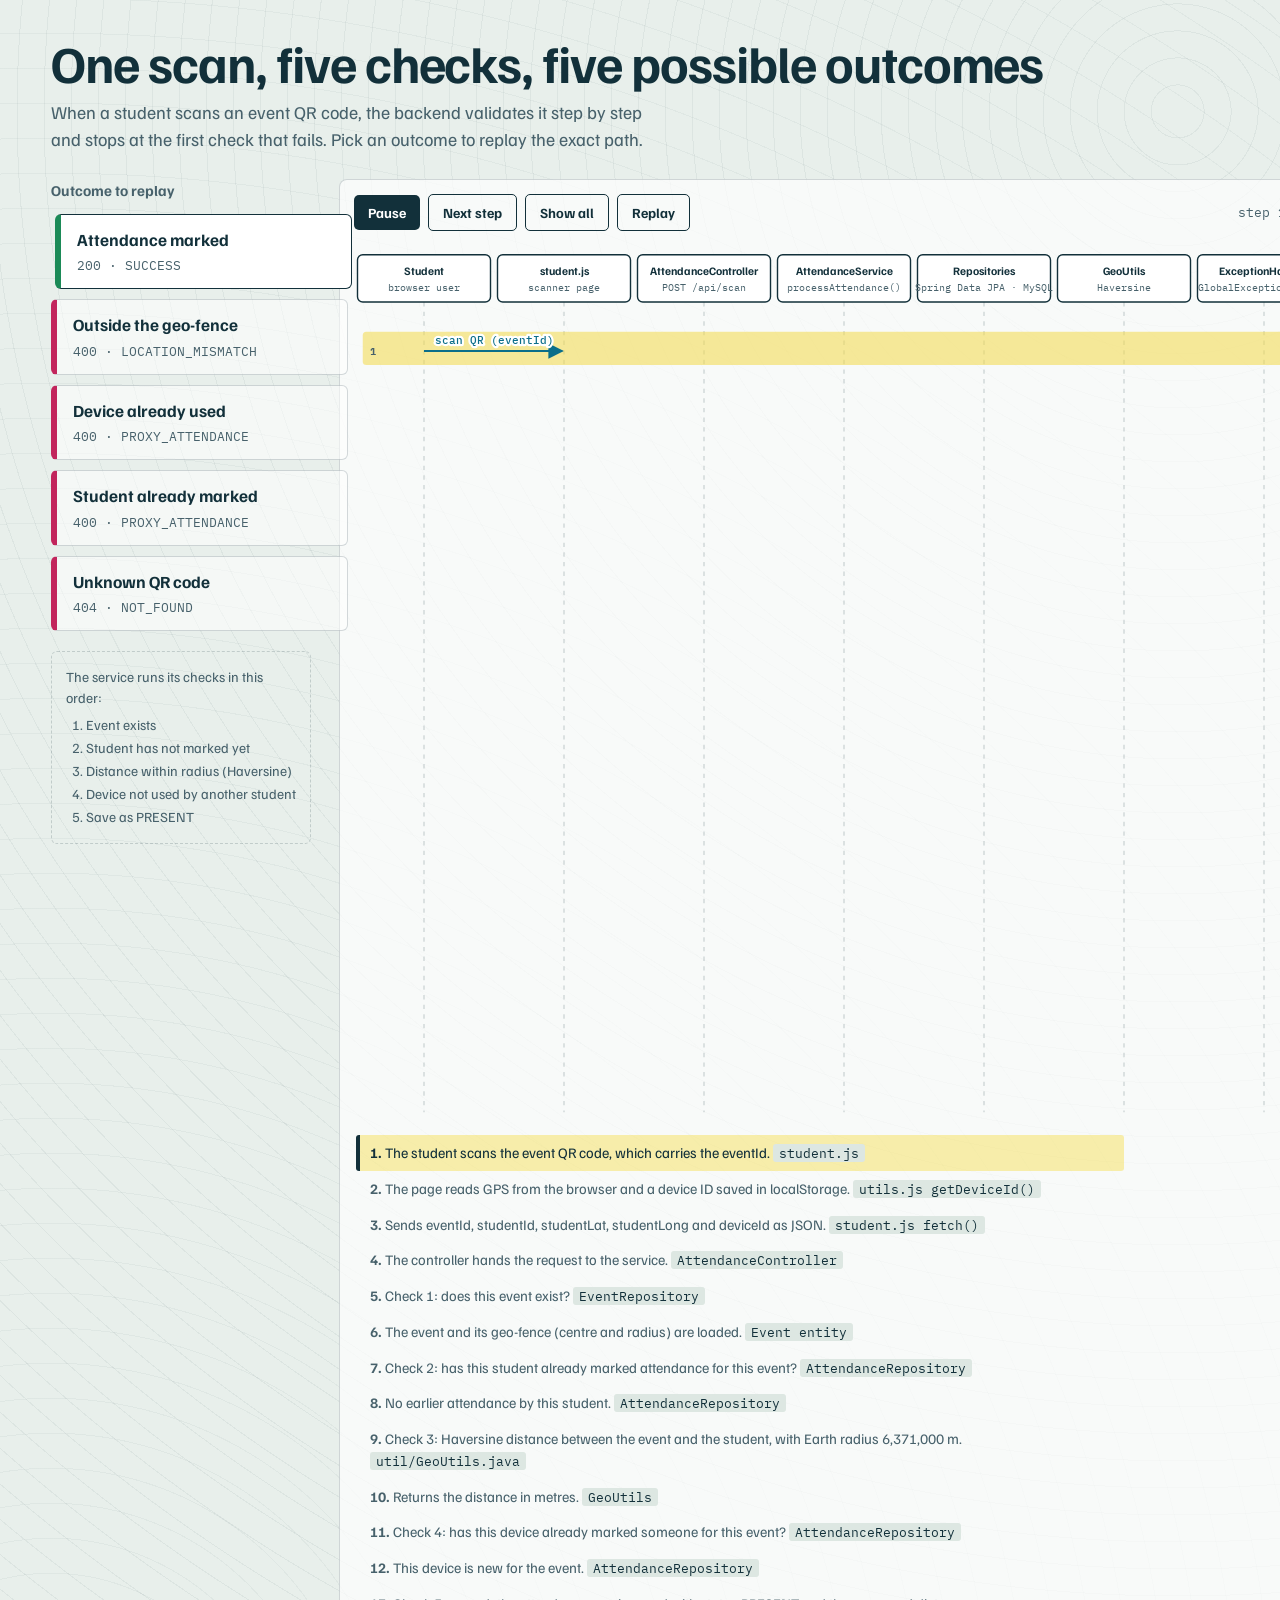
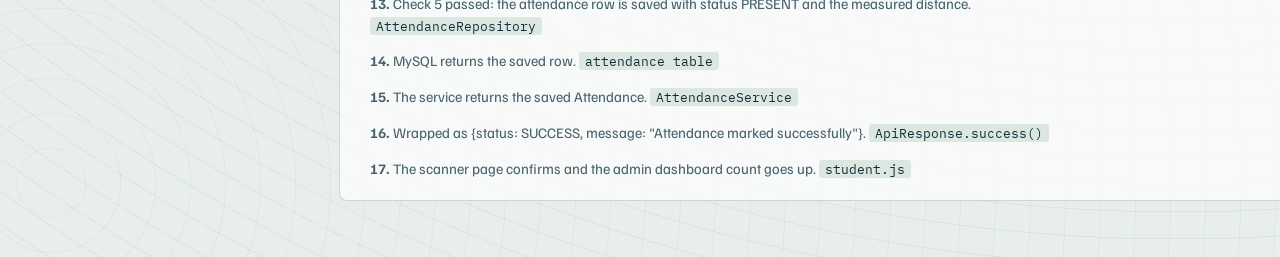
<file: docs/uml/sequence-diagram.html.html>
<!doctype html>
<html lang="en">
<head>
<meta charset="utf-8">
<meta name="viewport" content="width=device-width, initial-scale=1">
<title>GeoQR Attend – Sequence Diagram</title>
<link rel="preconnect" href="https://fonts.googleapis.com">
<link href="https://fonts.googleapis.com/css2?family=Familjen+Grotesk:wght@500;700&family=IBM+Plex+Mono:wght@400;500&display=swap" rel="stylesheet">
<style>
  :root{
    --paper:#E8EFEB; --paper-2:#DDE7E2; --ink:#12303A; --ink-2:#47616B;
    --call:#0B6E8A; --ret:#5E7079; --err:#C2255C; --ok:#1B8A57; --mark:#F4DB4A;
    --line:rgba(18,48,58,.18);
    --display:"Familjen Grotesk","Segoe UI",system-ui,sans-serif;
    --mono:"IBM Plex Mono",ui-monospace,Consolas,monospace;
  }
  *{box-sizing:border-box}
  html{background:var(--paper)}
  body{
    margin:0; color:var(--ink); font-family:var(--display); font-size:16px; line-height:1.5;
    min-height:100vh;
    background:
      repeating-radial-gradient(circle at 92% 6%, transparent 0 26px, rgba(18,48,58,.055) 26px 27px),
      repeating-radial-gradient(circle at 4% 96%, transparent 0 34px, rgba(18,48,58,.045) 34px 35px),
      var(--paper);
  }
  header{padding:36px clamp(16px,4vw,56px) 8px; max-width:1400px; margin:0 auto}
  h1{font-size:clamp(30px,4.6vw,52px); line-height:1.02; margin:0 0 10px; letter-spacing:-.02em; font-weight:700}
  .lede{max-width:62ch; margin:0; color:var(--ink-2); font-size:18px}
  main{max-width:1400px; margin:0 auto; padding:18px clamp(16px,4vw,56px) 56px;
       display:grid; grid-template-columns:260px 1fr; gap:28px; align-items:start}
  @media (max-width:900px){ main{grid-template-columns:1fr} }

  /* outcome picker */
  .rail{position:sticky; top:16px; display:flex; flex-direction:column; gap:10px}
  @media (max-width:900px){ .rail{position:static; flex-direction:row; flex-wrap:wrap} }
  .rail h2{font-size:15px; margin:0 0 2px; font-weight:700; color:var(--ink-2); width:100%}
  .opt{
    all:unset; cursor:pointer; display:block; width:100%; padding:12px 14px 12px 16px;
    border:1.5px solid var(--line); border-left-width:6px; border-radius:6px; background:rgba(255,255,255,.55);
    transition:background .15s, border-color .15s, transform .15s;
  }
  @media (max-width:900px){ .opt{width:auto; flex:1 1 200px} }
  .opt:hover{background:#fff}
  .opt:focus-visible{outline:3px solid var(--ink); outline-offset:2px}
  .opt b{display:block; font-size:17px}
  .opt span{font-family:var(--mono); font-size:12.5px; color:var(--ink-2)}
  .opt[aria-pressed="true"]{background:#fff; border-color:var(--ink); transform:translateX(4px)}
  @media (max-width:900px){ .opt[aria-pressed="true"]{transform:none} }
  .opt[data-kind="ok"]{border-left-color:var(--ok)}
  .opt[data-kind="err"]{border-left-color:var(--err)}

  .order{margin-top:10px; padding:14px; border:1.5px dashed var(--line); border-radius:6px; font-size:14px; color:var(--ink-2); width:100%}
  .order ol{margin:6px 0 0; padding-left:20px}
  .order li{margin:2px 0}

  /* stage */
  .stage{background:rgba(255,255,255,.7); border:1.5px solid var(--line); border-radius:8px; padding:14px 14px 10px}
  .controls{display:flex; gap:8px; flex-wrap:wrap; align-items:center; margin-bottom:8px}
  .btn{
    all:unset; cursor:pointer; padding:7px 14px; border-radius:5px; background:var(--ink); color:#fff;
    font-weight:700; font-size:14px;
  }
  .btn.ghost{background:transparent; color:var(--ink); border:1.5px solid var(--ink)}
  .btn:focus-visible{outline:3px solid var(--call); outline-offset:2px}
  .btn:active{transform:translateY(1px)}
  .status{margin-left:auto; font-family:var(--mono); font-size:13px; color:var(--ink-2)}
  .scroll{overflow-x:auto}
  svg{display:block; width:100%; min-width:980px; height:auto}

  /* svg bits */
  .lane-box{fill:#fff; stroke:var(--ink); stroke-width:1.6}
  .lane-name{font:700 13px var(--display); fill:var(--ink)}
  .lane-sub{font:400 11px var(--mono); fill:var(--ink-2)}
  .lifeline{stroke:var(--line); stroke-width:1.5; stroke-dasharray:5 6}
  .msg{opacity:0; transition:opacity .35s}
  .msg.on{opacity:1}
  .msg .band{fill:var(--mark); opacity:0}
  .msg.now .band{opacity:.55}
  .msg text{font:500 12.5px var(--mono); paint-order:stroke; stroke:#fff; stroke-width:5px; stroke-linejoin:round}
  .msg .n{font:700 11px var(--mono); fill:var(--ink-2); stroke:none}
  .k-call line,.k-call path{stroke:var(--call)} .k-call text{fill:var(--call)}
  .k-ret line,.k-ret path{stroke:var(--ret); stroke-dasharray:6 5} .k-ret text{fill:var(--ret)}
  .k-err line,.k-err path{stroke:var(--err)} .k-err text{fill:var(--err)}
  .k-ok line,.k-ok path{stroke:var(--ok)} .k-ok text{fill:var(--ok)}
  .msg line,.msg path.self{stroke-width:2.2; fill:none}
  .k-ret path.self{stroke-dasharray:none}

  /* step log */
  .log{margin:14px 2px 4px; padding:0; list-style:none; counter-reset:s; font-size:14.5px; max-width:96ch}
  .log li{padding:7px 10px; border-left:4px solid transparent; border-radius:3px; color:var(--ink-2)}
  .log li.seen{color:var(--ink)}
  .log li.now{background:rgba(244,219,74,.45); border-left-color:var(--ink)}
  .log code{font-family:var(--mono); font-size:12.5px; background:var(--paper-2); padding:1px 6px; border-radius:3px; color:var(--ink)}
  .verdict{margin-top:6px; padding:12px 14px; border-radius:6px; font-weight:700; display:none}
  .verdict.show{display:block}
  .verdict.ok{background:rgba(27,138,87,.14); color:#0F5B38}
  .verdict.err{background:rgba(194,37,92,.12); color:#8E1744}
  @media (prefers-reduced-motion:reduce){ .msg{transition:none} .opt{transition:none} }
</style>
</head>
<body>
<header>
  <h1>One scan, five checks, five possible outcomes</h1>
  <p class="lede">When a student scans an event QR code, the backend validates it step by step and stops at the first check that fails. Pick an outcome to replay the exact path.</p>
</header>

<main>
  <aside class="rail" aria-label="Outcome">
    <h2>Outcome to replay</h2>
    <button class="opt" data-sc="ok"    data-kind="ok"  aria-pressed="true"><b>Attendance marked</b><span>200 · SUCCESS</span></button>
    <button class="opt" data-sc="far"   data-kind="err" aria-pressed="false"><b>Outside the geo-fence</b><span>400 · LOCATION_MISMATCH</span></button>
    <button class="opt" data-sc="proxy" data-kind="err" aria-pressed="false"><b>Device already used</b><span>400 · PROXY_ATTENDANCE</span></button>
    <button class="opt" data-sc="dup"   data-kind="err" aria-pressed="false"><b>Student already marked</b><span>400 · PROXY_ATTENDANCE</span></button>
    <button class="opt" data-sc="nf"    data-kind="err" aria-pressed="false"><b>Unknown QR code</b><span>404 · NOT_FOUND</span></button>
    <div class="order">
      The service runs its checks in this order:
      <ol>
        <li>Event exists</li>
        <li>Student has not marked yet</li>
        <li>Distance within radius (Haversine)</li>
        <li>Device not used by another student</li>
        <li>Save as PRESENT</li>
      </ol>
    </div>
  </aside>

  <section class="stage" aria-label="Sequence diagram">
    <div class="controls">
      <button class="btn" id="play">Pause</button>
      <button class="btn ghost" id="step">Next step</button>
      <button class="btn ghost" id="all">Show all</button>
      <button class="btn ghost" id="replay">Replay</button>
      <span class="status" id="status"></span>
    </div>
    <div class="scroll"><svg id="svg" role="img" aria-label="Sequence diagram of the attendance scan"></svg></div>
    <ol class="log" id="log"></ol>
    <div class="verdict" id="verdict"></div>
  </section>
</main>

<script>
(function(){
  var LANES = [
    {id:'stu', name:'Student',                sub:'browser user'},
    {id:'ui',  name:'student.js',             sub:'scanner page'},
    {id:'ctl', name:'AttendanceController',   sub:'POST /api/scan'},
    {id:'svc', name:'AttendanceService',      sub:'processAttendance()'},
    {id:'repo',name:'Repositories',           sub:'Spring Data JPA · MySQL'},
    {id:'geo', name:'GeoUtils',               sub:'Haversine'},
    {id:'exh', name:'ExceptionHandler',        sub:'GlobalExceptionHandler'}
  ];
  var ALL=['ok','far','proxy','dup','nf'], PASS=['ok','far','proxy','dup'];

  // f=from, t=to, k=kind (call|ret|err|ok), s=scenarios, d=log text, c=code location
  var M = [
    {f:'stu',t:'ui', k:'call',l:'scan QR (eventId)',s:ALL,d:'The student scans the event QR code, which carries the eventId.',c:'student.js'},
    {f:'ui',t:'ui',  k:'call',l:'read GPS + deviceId',s:ALL,d:'The page reads GPS from the browser and a device ID saved in localStorage.',c:'utils.js getDeviceId()'},
    {f:'ui',t:'ctl', k:'call',l:'POST /api/scan',s:ALL,d:'Sends eventId, studentId, studentLat, studentLong and deviceId as JSON.',c:'student.js fetch()'},
    {f:'ctl',t:'svc',k:'call',l:'processAttendance(req)',s:ALL,d:'The controller hands the request to the service.',c:'AttendanceController'},
    {f:'svc',t:'repo',k:'call',l:'findById(eventId)',s:ALL,d:'Check 1: does this event exist?',c:'EventRepository'},

    {f:'repo',t:'svc',k:'ret',l:'no event found',s:['nf'],d:'No row came back for that eventId.',c:'EventRepository'},
    {f:'svc',t:'exh',k:'err',l:'throw ResourceNotFoundException',s:['nf'],d:'The service throws "Invalid QR code - Event not found".',c:'AttendanceService'},
    {f:'exh',t:'ui', k:'err',l:'404  NOT_FOUND',s:['nf'],d:'The handler wraps it as {status: ERROR, errorCode: NOT_FOUND}.',c:'GlobalExceptionHandler'},
    {f:'ui',t:'stu', k:'err',l:'"Invalid QR code"',s:['nf'],d:'The scanner page shows the error.',c:'student.js'},

    {f:'repo',t:'svc',k:'ret',l:'Event (lat, lon, radius)',s:PASS,d:'The event and its geo-fence (centre and radius) are loaded.',c:'Event entity'},
    {f:'svc',t:'repo',k:'call',l:'existsByEventIdAndStudentId',s:PASS,d:'Check 2: has this student already marked attendance for this event?',c:'AttendanceRepository'},
    {f:'repo',t:'svc',k:'ret',l:'true',s:['dup'],d:'Yes, a row already exists.',c:'AttendanceRepository'},
    {f:'svc',t:'exh',k:'err',l:'throw ProxyAttendanceException',s:['dup'],d:'The service throws "You have already marked attendance for this event".',c:'AttendanceService'},
    {f:'exh',t:'ui', k:'err',l:'400  PROXY_ATTENDANCE',s:['dup'],d:'Returned as a 400 with errorCode PROXY_ATTENDANCE.',c:'GlobalExceptionHandler'},
    {f:'ui',t:'stu', k:'err',l:'"Already marked"',s:['dup'],d:'The scanner page shows the error.',c:'student.js'},

    {f:'repo',t:'svc',k:'ret',l:'false',s:['ok','far','proxy'],d:'No earlier attendance by this student.',c:'AttendanceRepository'},
    {f:'svc',t:'geo',k:'call',l:'getDistance(event, student)',s:['ok','far','proxy'],d:'Check 3: Haversine distance between the event and the student, with Earth radius 6,371,000 m.',c:'util/GeoUtils.java'},
    {f:'geo',t:'svc',k:'ret',l:'distance in metres',s:['ok','far','proxy'],d:'Returns the distance in metres.',c:'GeoUtils'},

    {f:'svc',t:'exh',k:'err',l:'throw LocationMismatchException',s:['far'],d:'Distance is greater than radiusMeters, so the service throws "You are 500m away … Maximum allowed: 50m".',c:'AttendanceService'},
    {f:'exh',t:'ui', k:'err',l:'400  LOCATION_MISMATCH',s:['far'],d:'Returned as a 400 with errorCode LOCATION_MISMATCH.',c:'GlobalExceptionHandler'},
    {f:'ui',t:'stu', k:'err',l:'"You are 500 m away"',s:['far'],d:'The scanner page shows the distance and the allowed maximum.',c:'student.js'},

    {f:'svc',t:'repo',k:'call',l:'existsByEventIdAndDeviceId',s:['ok','proxy'],d:'Check 4: has this device already marked someone for this event?',c:'AttendanceRepository'},
    {f:'repo',t:'svc',k:'ret',l:'true',s:['proxy'],d:'Yes, the same device already marked another student.',c:'AttendanceRepository'},
    {f:'svc',t:'exh',k:'err',l:'throw ProxyAttendanceException',s:['proxy'],d:'The service throws "Proxy detected! This device has already marked attendance…".',c:'AttendanceService'},
    {f:'exh',t:'ui', k:'err',l:'400  PROXY_ATTENDANCE',s:['proxy'],d:'Returned as a 400 with errorCode PROXY_ATTENDANCE.',c:'GlobalExceptionHandler'},
    {f:'ui',t:'stu', k:'err',l:'"Proxy detected"',s:['proxy'],d:'The scanner page shows the error.',c:'student.js'},

    {f:'repo',t:'svc',k:'ret',l:'false',s:['ok'],d:'This device is new for the event.',c:'AttendanceRepository'},
    {f:'svc',t:'repo',k:'call',l:'save(Attendance PRESENT)',s:['ok'],d:'Check 5 passed: the attendance row is saved with status PRESENT and the measured distance.',c:'AttendanceRepository'},
    {f:'repo',t:'svc',k:'ret',l:'saved row (id)',s:['ok'],d:'MySQL returns the saved row.',c:'attendance table'},
    {f:'svc',t:'ctl',k:'ret',l:'Attendance',s:['ok'],d:'The service returns the saved Attendance.',c:'AttendanceService'},
    {f:'ctl',t:'ui', k:'ok', l:'200  SUCCESS',s:['ok'],d:'Wrapped as {status: SUCCESS, message: "Attendance marked successfully"}.',c:'ApiResponse.success()'},
    {f:'ui',t:'stu', k:'ok', l:'✔ attendance marked',s:['ok'],d:'The scanner page confirms and the admin dashboard count goes up.',c:'student.js'}
  ];

  var VERDICT = {
    ok:   ['ok','Attendance marked. All four checks passed and the row was saved as PRESENT.'],
    far:  ['err','Rejected at check 3. The student is outside the event radius, so nothing is saved.'],
    proxy:['err','Rejected at check 4. The same device was already used by another student, so nothing is saved.'],
    dup:  ['err','Rejected at check 2. This student has already marked attendance for this event.'],
    nf:   ['err','Rejected at check 1. The QR code points to an event that does not exist.']
  };

  var X0=80, DX=160, W=X0*2+DX*(LANES.length-1), Y0=128, DY=50, TOP=18, BOX_H=54;
  var xOf={}; LANES.forEach(function(l,i){ xOf[l.id]=X0+i*DX; });

  var svg=document.getElementById('svg'), logEl=document.getElementById('log'),
      statusEl=document.getElementById('status'), verdictEl=document.getElementById('verdict'),
      playBtn=document.getElementById('play');
  var current='ok', list=[], shown=0, timer=null, playing=true;
  var reduce=window.matchMedia && matchMedia('(prefers-reduced-motion: reduce)').matches;
  var NS='http://www.w3.org/2000/svg';

  function esc(s){return String(s).replace(/&/g,'&amp;').replace(/</g,'&lt;').replace(/>/g,'&gt;');}

  function build(){
    list = M.filter(function(m){return m.s.indexOf(current)>-1;});
    var H = Y0 + list.length*DY + 30;
    var out = '<svg xmlns="'+NS+'" viewBox="0 0 '+W+' '+H+'">';
    out += '<defs>';
    [['call','#0B6E8A'],['ret','#5E7079'],['err','#C2255C'],['ok','#1B8A57']].forEach(function(p){
      out += '<marker id="ah-'+p[0]+'" viewBox="0 0 10 10" refX="9" refY="5" markerWidth="8" markerHeight="8" orient="auto-start-reverse"><path d="M0 0 L10 5 L0 10 z" fill="'+p[1]+'" stroke="none"/></marker>';
    });
    out += '</defs>';
    LANES.forEach(function(l){
      var x=xOf[l.id];
      out += '<line class="lifeline" x1="'+x+'" y1="'+(TOP+BOX_H)+'" x2="'+x+'" y2="'+(H-10)+'"/>';
      out += '<rect class="lane-box" x="'+(x-76)+'" y="'+TOP+'" width="152" height="'+BOX_H+'" rx="6"/>';
      out += '<text class="lane-name" x="'+x+'" y="'+(TOP+23)+'" text-anchor="middle">'+esc(l.name)+'</text>';
      out += '<text class="lane-sub" x="'+x+'" y="'+(TOP+41)+'" text-anchor="middle">'+esc(l.sub)+'</text>';
    });
    list.forEach(function(m,i){
      var y=Y0+i*DY, x1=xOf[m.f], x2=xOf[m.t];
      out += '<g class="msg k-'+m.k+'" data-i="'+i+'">';
      out += '<rect class="band" x="10" y="'+(y-22)+'" width="'+(W-20)+'" height="38" rx="4"/>';
      if(m.f===m.t){
        out += '<path class="self" d="M'+x1+' '+(y-8)+' h38 v22 h-38" marker-end="url(#ah-'+m.k+')"/>';
        out += '<text x="'+(x1+46)+'" y="'+(y+4)+'">'+esc(m.l)+'</text>';
      } else {
        var dir = x2>x1?1:-1;
        out += '<line x1="'+x1+'" y1="'+y+'" x2="'+(x2-dir*2)+'" y2="'+y+'" marker-end="url(#ah-'+m.k+')"/>';
        out += '<text x="'+((x1+x2)/2)+'" y="'+(y-8)+'" text-anchor="middle">'+esc(m.l)+'</text>';
      }
      out += '<text class="n" x="18" y="'+(y+4)+'">'+(i+1)+'</text>';
      out += '</g>';
    });
    out += '</svg>';
    svg.outerHTML = out;
    svg = document.querySelector('.scroll svg');
    svg.id='svg';
    svg.setAttribute('role','img');
    svg.setAttribute('aria-label','Sequence diagram of the attendance scan');

    logEl.innerHTML = list.map(function(m,i){
      var a=LANES.filter(function(l){return l.id===m.f;})[0].name, b=LANES.filter(function(l){return l.id===m.t;})[0].name;
      return '<li data-i="'+i+'"><strong>'+(i+1)+'.</strong> '+esc(m.d)+' <code>'+esc(m.c)+'</code></li>';
    }).join('');
  }

  function paint(){
    var msgs=svg.querySelectorAll('.msg'), items=logEl.querySelectorAll('li');
    for(var i=0;i<msgs.length;i++){
      msgs[i].classList.toggle('on', i<shown);
      msgs[i].classList.toggle('now', i===shown-1 && shown<list.length);
      items[i].classList.toggle('seen', i<shown);
      items[i].classList.toggle('now', i===shown-1);
    }
    statusEl.textContent = 'step '+Math.min(shown,list.length)+' of '+list.length;
    var v=VERDICT[current];
    if(shown>=list.length){ verdictEl.className='verdict show '+v[0]; verdictEl.textContent=v[1]; }
    else { verdictEl.className='verdict'; }
    if(shown>=list.length) stop();
  }
  function tick(){ if(shown<list.length){ shown++; paint(); } }
  function start(){ stop(); if(reduce){ shown=list.length; paint(); return; } playing=true; playBtn.textContent='Pause'; timer=setInterval(tick,750); }
  function stop(){ if(timer){clearInterval(timer); timer=null;} playing=false; playBtn.textContent = shown>=list.length ? 'Done' : 'Play'; }
  function reset(){ shown=0; build(); paint(); start(); }

  document.querySelectorAll('.opt').forEach(function(b){
    b.addEventListener('click',function(){
      document.querySelectorAll('.opt').forEach(function(o){o.setAttribute('aria-pressed','false');});
      b.setAttribute('aria-pressed','true'); current=b.getAttribute('data-sc'); reset();
    });
  });
  playBtn.addEventListener('click',function(){ if(shown>=list.length) return; if(playing) stop(); else start(); });
  document.getElementById('step').addEventListener('click',function(){ stop(); tick(); if(shown<list.length) playBtn.textContent='Play'; });
  document.getElementById('all').addEventListener('click',function(){ shown=list.length; paint(); });
  document.getElementById('replay').addEventListener('click',reset);

  reset();
})();
</script>
</body>
</html>
</file>
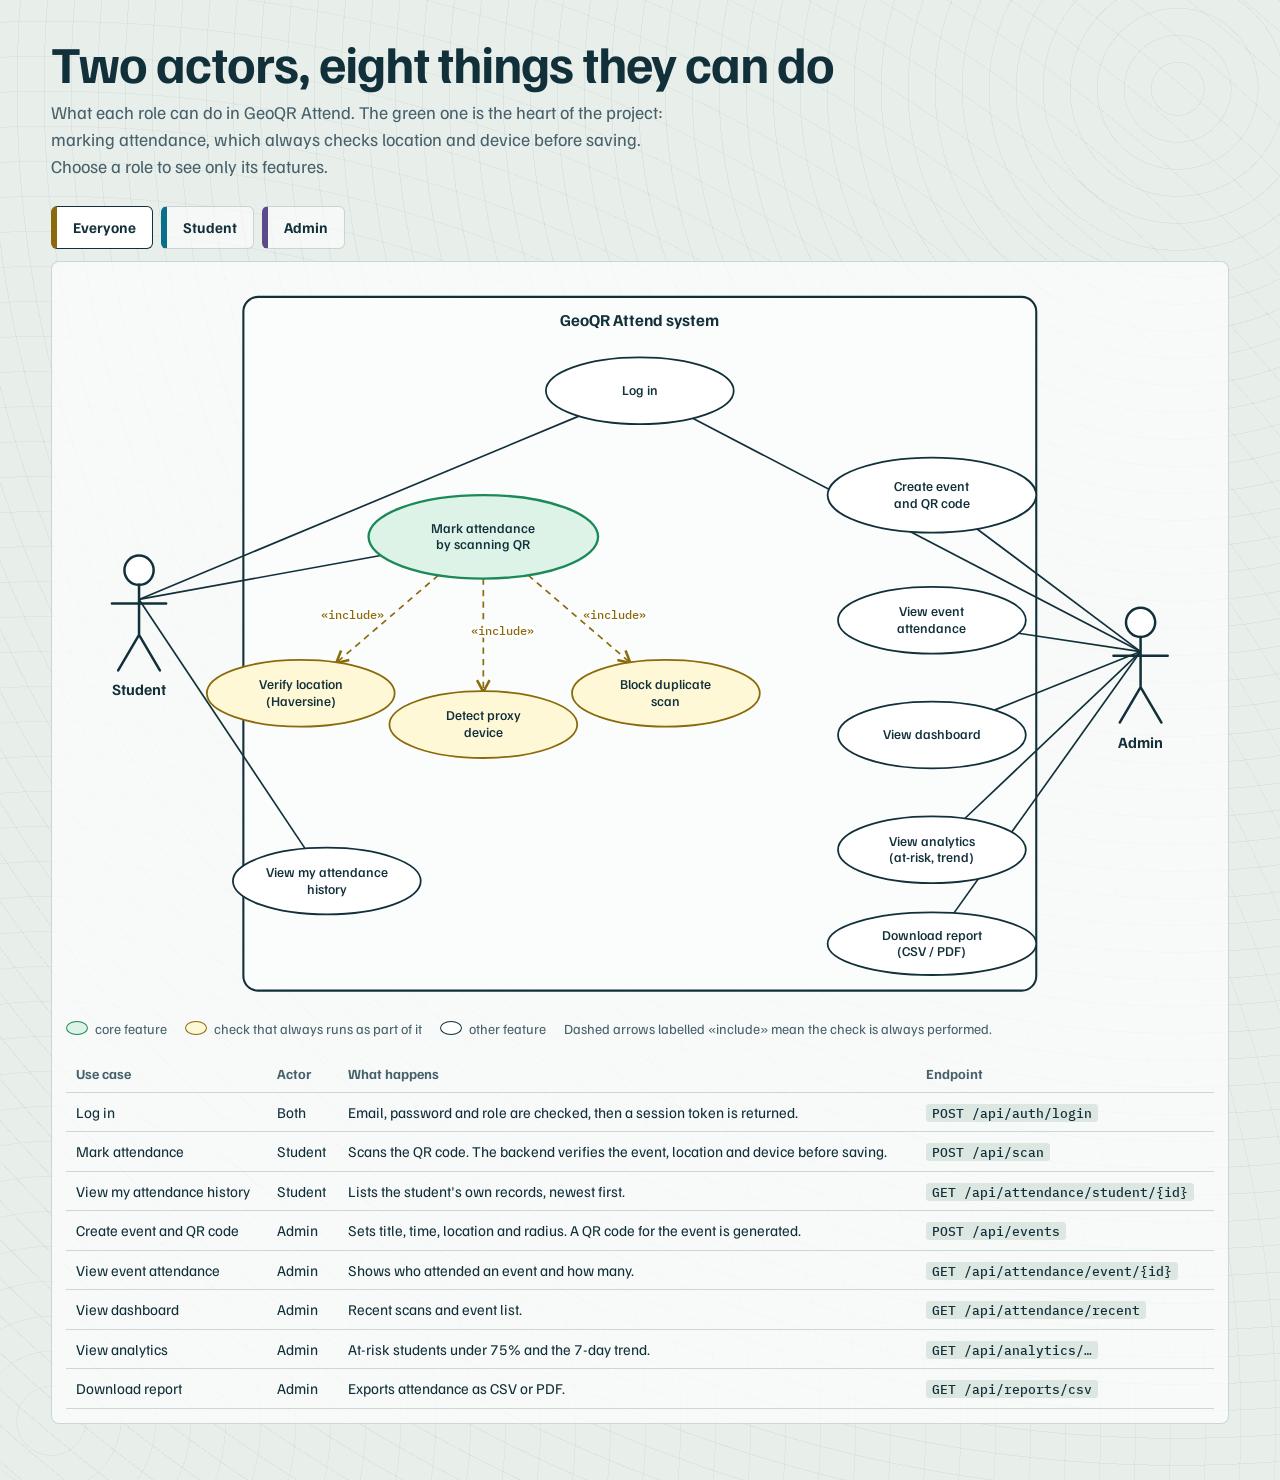
<file: docs/uml/use-case-diagram.html>
<!doctype html>
<html lang="en">
<head>
<meta charset="utf-8">
<meta name="viewport" content="width=device-width, initial-scale=1">
<title>GeoQR Attend – Use Case Diagram</title>
<link rel="preconnect" href="https://fonts.googleapis.com">
<link href="https://fonts.googleapis.com/css2?family=Familjen+Grotesk:wght@500;700&family=IBM+Plex+Mono:wght@400;500&display=swap" rel="stylesheet">
<style>
  :root{
    --paper:#E8EFEB; --paper-2:#DDE7E2; --ink:#12303A; --ink-2:#47616B;
    --teal:#0B6E8A; --plum:#5B4B8A; --rose:#C2255C; --green:#1B8A57; --gold:#8A6A0B;
    --line:rgba(18,48,58,.18);
    --display:"Familjen Grotesk","Segoe UI",system-ui,sans-serif;
    --mono:"IBM Plex Mono",ui-monospace,Consolas,monospace;
  }
  *{box-sizing:border-box}
  html{background:var(--paper)}
  body{margin:0; color:var(--ink); font-family:var(--display); font-size:16px; line-height:1.5; min-height:100vh;
    background:
      repeating-radial-gradient(circle at 92% 6%, transparent 0 26px, rgba(18,48,58,.055) 26px 27px),
      repeating-radial-gradient(circle at 4% 96%, transparent 0 34px, rgba(18,48,58,.045) 34px 35px), var(--paper);}
  header{padding:36px clamp(16px,4vw,56px) 8px; max-width:1400px; margin:0 auto}
  h1{font-size:clamp(30px,4.6vw,52px); line-height:1.02; margin:0 0 10px; letter-spacing:-.02em; font-weight:700}
  .lede{max-width:64ch; margin:0; color:var(--ink-2); font-size:18px}
  main{max-width:1400px; margin:0 auto; padding:18px clamp(16px,4vw,56px) 56px}
  .tabs{display:flex; gap:8px; flex-wrap:wrap; margin-bottom:12px}
  .tab{all:unset; cursor:pointer; padding:9px 16px; border:1.5px solid var(--line); border-left-width:6px; border-radius:6px; background:rgba(255,255,255,.55); font-weight:700; font-size:15px}
  .tab:hover{background:#fff}
  .tab:focus-visible{outline:3px solid var(--ink); outline-offset:2px}
  .tab[aria-pressed="true"]{background:#fff; border-color:var(--ink)}
  .tab.s{border-left-color:var(--teal)} .tab.a{border-left-color:var(--plum)} .tab.x{border-left-color:var(--gold)}
  .stage{background:rgba(255,255,255,.7); border:1.5px solid var(--line); border-radius:8px; padding:14px}
  .scroll{overflow-x:auto}
  svg{display:block; width:100%; height:auto; min-width:900px}
  .sys{fill:rgba(255,255,255,.55); stroke:var(--ink); stroke-width:2}
  .sysname{font:700 16px var(--display); fill:var(--ink)}
  .uc ellipse{fill:#fff; stroke:var(--ink); stroke-width:1.7}
  .uc.core ellipse{fill:#DDF3E8; stroke:var(--green); stroke-width:2.2}
  .uc.sub ellipse{fill:#FFF8D6; stroke:var(--gold)}
  .uc text{font:500 13px var(--display); fill:var(--ink)}
  .uc{transition:opacity .2s; cursor:default}
  .link{transition:opacity .2s}
  .link line{stroke:var(--ink); stroke-width:1.6}
  .link.inc line{stroke:var(--gold); stroke-dasharray:6 5}
  .link text{font:500 11.5px var(--mono); fill:var(--gold); paint-order:stroke; stroke:#fff; stroke-width:5px}
  .actor text{font:700 15px var(--display); fill:var(--ink)}
  .actor .fig{stroke:var(--ink); stroke-width:2.4; fill:none; stroke-linecap:round}
  .actor .head{fill:#fff}
  .fade .uc,.fade .link{opacity:.14}
  .fade .uc.on,.fade .link.on{opacity:1}
  .fade .link.on line{stroke-width:2.6}
  .legend{display:flex; flex-wrap:wrap; gap:8px 18px; margin-top:12px; font-size:14px; color:var(--ink-2)}
  .legend span{display:inline-flex; align-items:center; gap:7px}
  .sw{width:22px; height:14px; border-radius:50%; border:1.7px solid var(--ink); background:#fff; display:inline-block}
  .sw.g{background:#DDF3E8; border-color:var(--green)} .sw.y{background:#FFF8D6; border-color:var(--gold)}
  table{border-collapse:collapse; width:100%; margin-top:16px; font-size:15px}
  th,td{text-align:left; padding:8px 10px; border-bottom:1px solid var(--line); vertical-align:top}
  th{font-size:14px; color:var(--ink-2)}
  td code{font:500 12.5px var(--mono); background:var(--paper-2); padding:1px 6px; border-radius:3px}
  @media (prefers-reduced-motion:reduce){ .uc,.link{transition:none} }
</style>
</head>
<body>
<header>
  <h1>Two actors, eight things they can do</h1>
  <p class="lede">What each role can do in GeoQR Attend. The green one is the heart of the project: marking attendance, which always checks location and device before saving. Choose a role to see only its features.</p>
</header>
<main>
  <div class="tabs" id="tabs"></div>
  <section class="stage">
    <div class="scroll"><svg id="svg" viewBox="0 0 1100 700" role="img" aria-label="Use case diagram with Student and Admin actors"></svg></div>
    <div class="legend">
      <span><i class="sw g"></i>core feature</span>
      <span><i class="sw y"></i>check that always runs as part of it</span>
      <span><i class="sw"></i>other feature</span>
      <span>Dashed arrows labelled «include» mean the check is always performed.</span>
    </div>
    <table>
      <thead><tr><th>Use case</th><th>Actor</th><th>What happens</th><th>Endpoint</th></tr></thead>
      <tbody>
        <tr><td>Log in</td><td>Both</td><td>Email, password and role are checked, then a session token is returned.</td><td><code>POST /api/auth/login</code></td></tr>
        <tr><td>Mark attendance</td><td>Student</td><td>Scans the QR code. The backend verifies the event, location and device before saving.</td><td><code>POST /api/scan</code></td></tr>
        <tr><td>View my attendance history</td><td>Student</td><td>Lists the student's own records, newest first.</td><td><code>GET /api/attendance/student/{id}</code></td></tr>
        <tr><td>Create event and QR code</td><td>Admin</td><td>Sets title, time, location and radius. A QR code for the event is generated.</td><td><code>POST /api/events</code></td></tr>
        <tr><td>View event attendance</td><td>Admin</td><td>Shows who attended an event and how many.</td><td><code>GET /api/attendance/event/{id}</code></td></tr>
        <tr><td>View dashboard</td><td>Admin</td><td>Recent scans and event list.</td><td><code>GET /api/attendance/recent</code></td></tr>
        <tr><td>View analytics</td><td>Admin</td><td>At-risk students under 75% and the 7-day trend.</td><td><code>GET /api/analytics/…</code></td></tr>
        <tr><td>Download report</td><td>Admin</td><td>Exports attendance as CSV or PDF.</td><td><code>GET /api/reports/csv</code></td></tr>
      </tbody>
    </table>
  </section>
</main>

<script>
(function(){
  var NS='http://www.w3.org/2000/svg';
  var UC={
    login:{x:550,y:110,t:['Log in'],who:['s','a'],cls:''},
    mark:{x:400,y:250,t:['Mark attendance','by scanning QR'],who:['s'],cls:'core',rx:110,ry:40},
    geo:{x:225,y:400,t:['Verify location','(Haversine)'],who:['s'],cls:'sub'},
    dev:{x:400,y:430,t:['Detect proxy','device'],who:['s'],cls:'sub'},
    dup:{x:575,y:400,t:['Block duplicate','scan'],who:['s'],cls:'sub'},
    hist:{x:250,y:580,t:['View my attendance','history'],who:['s'],cls:''},
    create:{x:830,y:210,t:['Create event','and QR code'],who:['a'],cls:'',rx:100,ry:36},
    list:{x:830,y:330,t:['View event','attendance'],who:['a'],cls:''},
    dash:{x:830,y:440,t:['View dashboard'],who:['a'],cls:''},
    ana:{x:830,y:550,t:['View analytics','(at-risk, trend)'],who:['a'],cls:''},
    rep:{x:830,y:640,t:['Download report','(CSV / PDF)'],who:['a'],cls:'',rx:100,ry:30}
  };
  // actor anchors
  var ACT={s:{x:70,y:330,n:'Student'}, a:{x:1030,y:380,n:'Admin'}};
  var LINKS=[
    ['s','login'],['a','login'],['s','mark'],['s','hist'],
    ['a','create'],['a','list'],['a','dash'],['a','ana'],['a','rep']
  ];
  var INC=[['mark','geo'],['mark','dev'],['mark','dup']];

  function rx(u){return u.rx||90;} function ry(u){return u.ry||32;}
  function edge(ax,ay,u){ // point on ellipse toward (ax,ay)
    var dx=ax-u.x, dy=ay-u.y, a=rx(u), b=ry(u), k=1/Math.sqrt((dx*dx)/(a*a)+(dy*dy)/(b*b));
    return [u.x+dx*k, u.y+dy*k];
  }
  function esc(s){return String(s).replace(/&/g,'&amp;').replace(/</g,'&lt;');}

  var o='<defs><marker id="ai" viewBox="0 0 12 12" refX="10" refY="6" markerWidth="10" markerHeight="10" orient="auto"><path d="M2 1.5 L10.5 6 L2 10.5" fill="none" stroke="#8A6A0B" stroke-width="1.8"/></marker></defs>';
  o+='<rect class="sys" x="170" y="20" width="760" height="665" rx="14"/>';
  o+='<text class="sysname" x="550" y="48" text-anchor="middle">GeoQR Attend system</text>';

  LINKS.forEach(function(l){
    var a=ACT[l[0]], u=UC[l[1]], p=edge(a.x,a.y-20,u);
    o+='<g class="link" data-who="'+l[0]+'" data-uc="'+l[1]+'"><line x1="'+a.x+'" y1="'+(a.y-20)+'" x2="'+p[0].toFixed(1)+'" y2="'+p[1].toFixed(1)+'"/></g>';
  });
  INC.forEach(function(l){
    var a=UC[l[0]], b=UC[l[1]], p1=edge(b.x,b.y,a), p2=edge(a.x,a.y,b);
    o+='<g class="link inc" data-who="s" data-uc="'+l[1]+'"><line x1="'+p1[0].toFixed(1)+'" y1="'+p1[1].toFixed(1)+'" x2="'+p2[0].toFixed(1)+'" y2="'+p2[1].toFixed(1)+'" marker-end="url(#ai)"/>'+
       '<text x="'+((p1[0]+p2[0])/2+(l[1]==='geo'?-34:l[1]==='dup'?34:18)).toFixed(1)+'" y="'+(((p1[1]+p2[1])/2)).toFixed(1)+'" text-anchor="middle">«include»</text></g>';
  });
  Object.keys(UC).forEach(function(id){
    var u=UC[id];
    o+='<g class="uc '+u.cls+'" data-id="'+id+'"><ellipse cx="'+u.x+'" cy="'+u.y+'" rx="'+rx(u)+'" ry="'+ry(u)+'"/>';
    var y0=u.y-(u.t.length-1)*8+4;
    u.t.forEach(function(s,i){ o+='<text x="'+u.x+'" y="'+(y0+i*16)+'" text-anchor="middle">'+esc(s)+'</text>'; });
    o+='</g>';
  });
  Object.keys(ACT).forEach(function(k){
    var a=ACT[k];
    o+='<g class="actor" data-who="'+k+'"><circle class="head fig" cx="'+a.x+'" cy="'+(a.y-48)+'" r="14"/>'+
       '<path class="fig" d="M'+a.x+' '+(a.y-34)+' V'+(a.y+14)+' M'+(a.x-26)+' '+(a.y-16)+' H'+(a.x+26)+' M'+a.x+' '+(a.y+14)+' L'+(a.x-20)+' '+(a.y+48)+' M'+a.x+' '+(a.y+14)+' L'+(a.x+20)+' '+(a.y+48)+'"/>'+
       '<text x="'+a.x+'" y="'+(a.y+72)+'" text-anchor="middle">'+a.n+'</text></g>';
  });
  var svg=document.getElementById('svg'); svg.innerHTML=o;

  var VIEWS={all:'Everyone',s:'Student',a:'Admin'};
  function show(k){
    svg.classList.toggle('fade',k!=='all');
    svg.querySelectorAll('.uc').forEach(function(g){
      var u=UC[g.dataset.id]; g.classList.toggle('on', k==='all' || u.who.indexOf(k)>-1);
    });
    svg.querySelectorAll('.link').forEach(function(g){
      g.classList.toggle('on', k==='all' || g.dataset.who===k);
    });
    document.querySelectorAll('.tab').forEach(function(t){ t.setAttribute('aria-pressed', t.dataset.k===k?'true':'false'); });
  }
  var tabs=document.getElementById('tabs');
  Object.keys(VIEWS).forEach(function(k){
    var b=document.createElement('button'); b.className='tab '+(k==='all'?'x':k); b.dataset.k=k; b.textContent=VIEWS[k];
    b.addEventListener('click',function(){show(k);}); tabs.appendChild(b);
  });
  show('all');
})();
</script>
</body>
</html>
</file>
